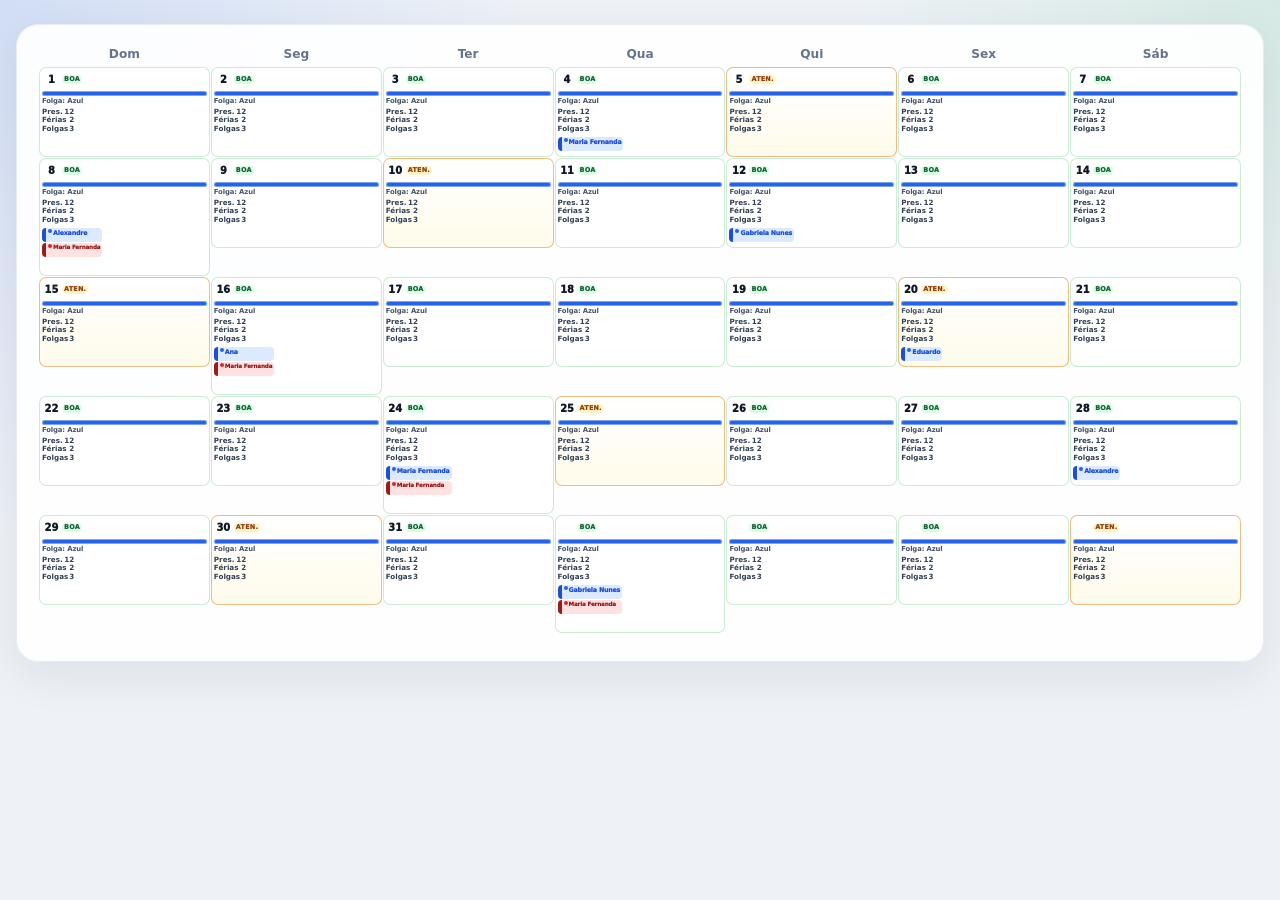
<file: calendar-responsive-test.html>
<!doctype html><html lang="pt-BR"><head><meta charset="utf-8"><meta name="viewport" content="width=device-width, initial-scale=1"><link rel="stylesheet" href="styles.css?v=7.3"><title>Teste calendário</title></head><body><main class="app-shell"><section class="panel calendar-panel" data-calendar-density="tiny"><div class="calendar-scroll-shell"><div class="calendar-scroll-content"><div class="calendar-weekdays"><span>Dom</span><span>Seg</span><span>Ter</span><span>Qua</span><span>Qui</span><span>Sex</span><span>Sáb</span></div><div class="calendar-grid" id="grid"></div></div></div></section></main><script>
const names=['Eduardo','Ana','Gabriela Nunes','Alexandre','Maria Fernanda'];
const cells=[];for(let d=1;d<=35;d++){const vac=d%4===0?`<span class="vacation-bands"><span class="vacation-band blue vacation-name-medium"><i class="vacation-group-dot blue"></i><span>${names[d%names.length]}</span></span>${d%8===0?`<span class="vacation-band red vacation-name-long"><i class="vacation-group-dot red"></i><span>Maria Fernanda</span></span>`:''}</span>`:'<span class="vacation-bands empty-bands"></span>';cells.push(`<button class="calendar-day ${d%5===0?'alert':'ok-day'}" style="--day-min-height:${d%8===0?118:90}px"><span class="calendar-day-top"><span class="day-number">${d<=31?d:''}</span><span class="attention-tag ${d%5===0?'alert':'ok'}"><span class="attention-label-full">${d%5===0?'Atenção':'Boa'}</span><span class="attention-label-short">${d%5===0?'Aten.':'Boa'}</span></span></span><span class="calendar-color-strip single-off"><i class="color-segment blue"></i></span><span class="day-colors-label">Folga: Azul</span><span class="day-lines"><span><span class="metric-label">Pres.</span><strong>12</strong></span><span><span class="metric-label">Férias</span><strong>2</strong></span><span><span class="metric-label">Folgas</span><strong>3</strong></span></span>${vac}</button>`)}document.getElementById('grid').innerHTML=cells.join('');
</script></body></html>
</file>
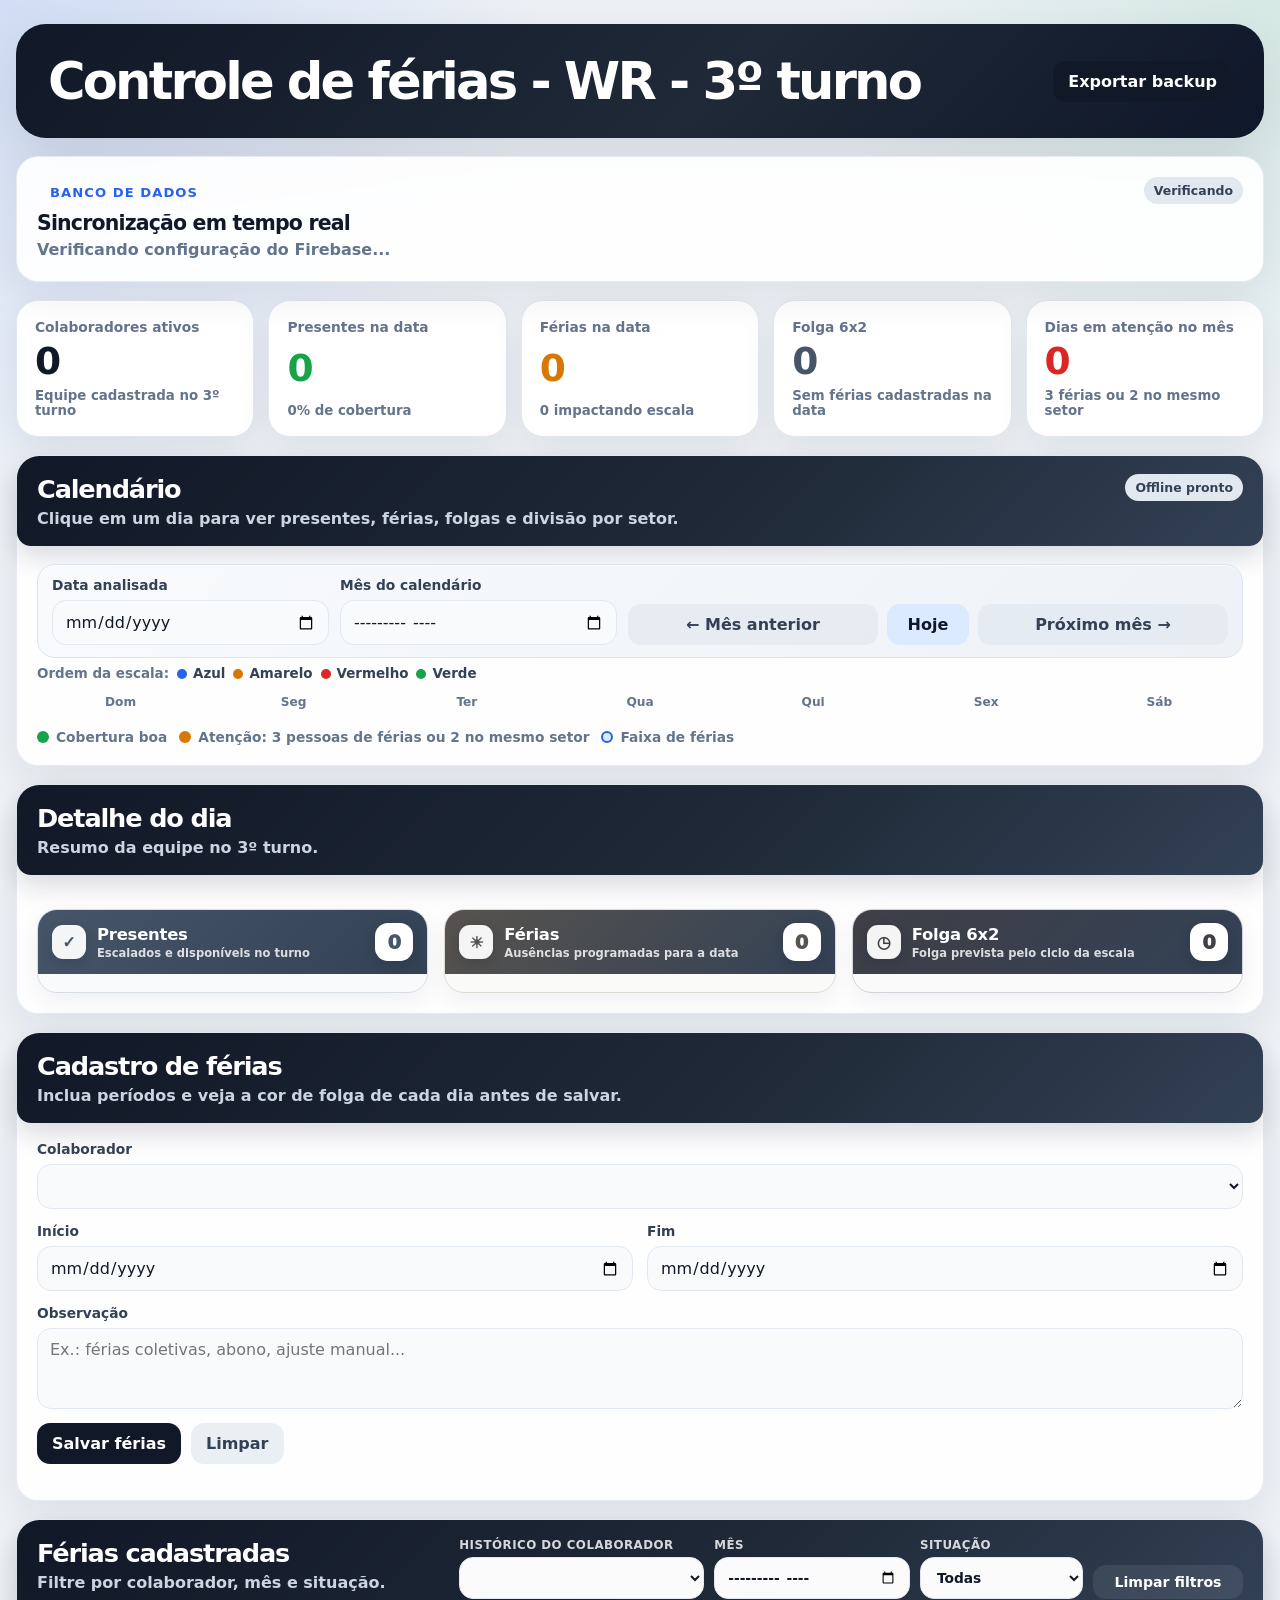
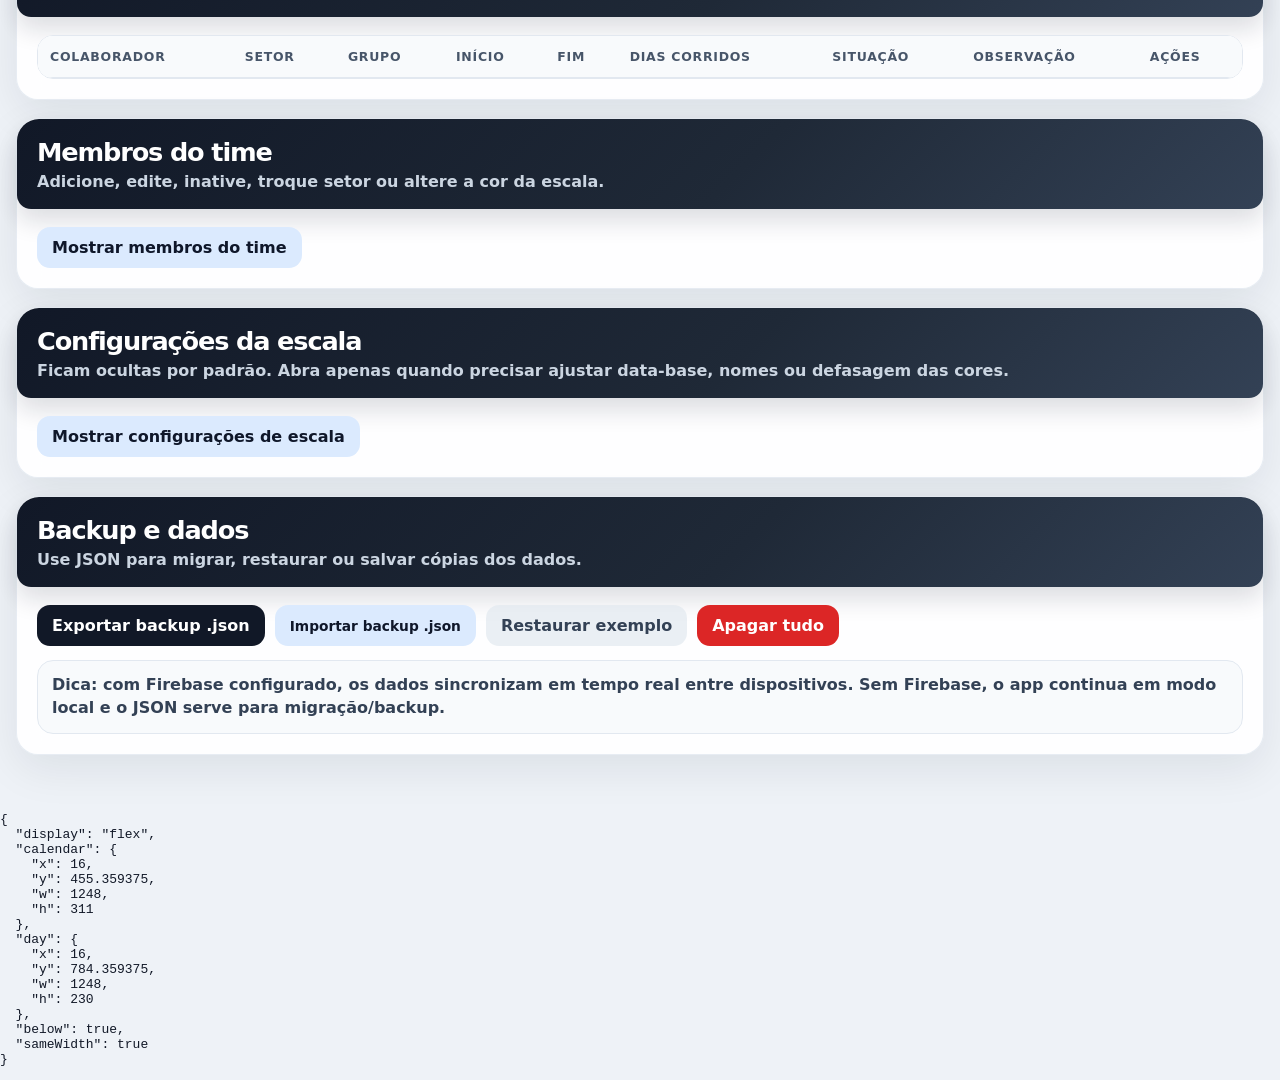
<file: layout-test.html>
<!doctype html>
<html lang="pt-BR">
<head>
  <meta charset="utf-8" />
  <meta name="viewport" content="width=device-width, initial-scale=1" />
  <meta name="theme-color" content="#111827" />
  <title>Controle de férias - WR - 3º turno</title>
  <link rel="manifest" href="manifest.json" />
  <link rel="icon" type="image/png" sizes="192x192" href="icons/icon-192.png" />
  <link rel="apple-touch-icon" href="icons/icon-192.png" />
  <link rel="stylesheet" href="styles.css?v=6.8" />
</head>
<body>
  <section id="loginScreen" class="login-screen hidden" aria-label="Acesso ao sistema">
    <div class="login-card">
      <div class="login-brand">
        <span class="login-mark" aria-hidden="true">WR</span>
        <div>
          <h1>Controle de férias - WR - 3º turno</h1>
          <p id="loginStatusText">Entre com seu e-mail e senha para acessar.</p>
        </div>
      </div>
      <form id="loginForm" class="login-form login-form-screen">
        <div class="field">
          <label for="loginEmail">E-mail</label>
          <input type="email" id="loginEmail" autocomplete="username" placeholder="usuario@email.com" required />
        </div>
        <div class="field">
          <label for="loginPassword">Senha</label>
          <input type="password" id="loginPassword" autocomplete="current-password" placeholder="Senha" required />
        </div>
        <label class="keep-connected-option" for="keepConnected"><input type="checkbox" id="keepConnected" /><span><strong>Continuar conectado neste dispositivo</strong><small>Marque apenas em um dispositivo pessoal ou confiável.</small></span></label><button class="btn primary login-submit" type="submit">Entrar</button>
      </form>
      <button id="loginLogoutBtn" class="btn ghost hidden" type="button">Sair e usar outro login</button>
    </div>
  </section>

  <div id="appShell" class="app-shell">
    <header class="hero">
      <div>
        <h1>Controle de férias - WR - 3º turno</h1>
      </div>
      <div class="hero-actions">
        <button id="installAppBtn" class="btn ghost hidden" type="button">Instalar app</button>
        <button id="exportBtnTop" class="btn primary" type="button">Exportar backup</button>
      </div>
    </header>

    <section id="cloudPanel" class="panel cloud-panel" aria-label="Sincronização em nuvem">
      <div class="cloud-status-row">
        <div>
          <span class="eyebrow cloud-eyebrow">Banco de dados</span>
          <h2>Sincronização em tempo real</h2>
          <p id="cloudStatusText">Verificando configuração do Firebase...</p>
        </div>
        <span id="cloudBadge" class="badge">Verificando</span>
      </div>


      <div id="cloudActions" class="cloud-actions hidden">
        <button id="logoutBtn" class="btn ghost small" type="button">Sair da nuvem</button>
        <button id="migrateLocalBtn" class="btn secondary small" type="button">Migrar dados locais para a nuvem</button>
      </div>
    </section>

    <main>
      <section class="kpis" aria-label="Indicadores principais">
        <article class="kpi-card">
          <span>Colaboradores ativos</span>
          <strong id="kpiActive">0</strong>
          <small>Equipe cadastrada no 3º turno</small>
        </article>
        <article class="kpi-card success">
          <span>Presentes na data</span>
          <strong id="kpiPresent">0</strong>
          <small id="kpiCoverage">0% de cobertura</small>
        </article>
        <article class="kpi-card warning">
          <span>Férias na data</span>
          <strong id="kpiVacation">0</strong>
          <small id="kpiVacationImpact">0 impactando escala</small>
        </article>
        <article class="kpi-card muted">
          <span>Folga 6x2</span>
          <strong id="kpiOff">0</strong>
          <small>Sem férias cadastradas na data</small>
        </article>
        <article class="kpi-card danger">
          <span>Dias em atenção no mês</span>
          <strong id="kpiCritical">0</strong>
          <small id="kpiMinimum">3 férias ou 2 no mesmo setor</small>
        </article>
      </section>

      <section class="desktop-workspace">
        <div class="panel calendar-panel">
          <div class="panel-title-row section-heading">
            <div>
              <h2 id="calendarTitle">Calendário</h2>
              <p>Clique em um dia para ver presentes, férias, folgas e divisão por setor.</p>
            </div>
            <span id="offlineBadge" class="badge">Offline pronto</span>
          </div>

          <section class="toolbar calendar-toolbar calendar-toolbar-inside" aria-label="Data e navegação do calendário">
            <div class="field compact calendar-date-field">
              <label for="selectedDate">Data analisada</label>
              <input type="date" id="selectedDate" />
            </div>
            <div class="field compact calendar-month-field">
              <label for="monthPicker">Mês do calendário</label>
              <input type="month" id="monthPicker" />
            </div>
            <div class="toolbar-buttons calendar-navigation" aria-label="Trocar mês do calendário">
              <button id="prevMonthBtn" class="btn ghost calendar-nav-btn" type="button" aria-label="Mês anterior">← Mês anterior</button>
              <button id="todayBtn" class="btn secondary calendar-today-btn" type="button">Hoje</button>
              <button id="nextMonthBtn" class="btn ghost calendar-nav-btn" type="button" aria-label="Próximo mês">Próximo mês →</button>
            </div>
          </section>
          <div class="scale-order">
            <span>Ordem da escala:</span>
            <strong class="dot-label blue">Azul</strong>
            <strong class="dot-label yellow">Amarelo</strong>
            <strong class="dot-label red">Vermelho</strong>
            <strong class="dot-label green">Verde</strong>
          </div>
          <div class="calendar-weekdays" aria-hidden="true">
            <span>Dom</span><span>Seg</span><span>Ter</span><span>Qua</span><span>Qui</span><span>Sex</span><span>Sáb</span>
          </div>
          <div id="calendarGrid" class="calendar-grid"></div>
          <div class="legend">
            <span><i class="legend-ok"></i> Cobertura boa</span>
            <span><i class="legend-alert"></i> Atenção: 3 pessoas de férias ou 2 no mesmo setor</span>
            <span><i class="legend-vacation"></i> Faixa de férias</span>
          </div>
        </div>

        <section class="panel day-panel day-panel-below">
          <div class="panel-title-row section-heading">
            <div>
              <h2 id="dayTitle">Detalhe do dia</h2>
              <p id="daySubtitle">Resumo da equipe no 3º turno.</p>
            </div>
          </div>
          <div id="dayStatus" class="day-status"></div>

          <div class="people-columns">
            <section class="attendance-group attendance-present">
              <div class="attendance-group-header">
                <span class="attendance-icon" aria-hidden="true">✓</span>
                <div>
                  <h3>Presentes</h3>
                  <small>Escalados e disponíveis no turno</small>
                </div>
                <strong id="presentCount" class="attendance-count">0</strong>
              </div>
              <div id="presentList" class="person-list empty-aware"></div>
            </section>
            <section class="attendance-group attendance-vacation">
              <div class="attendance-group-header">
                <span class="attendance-icon" aria-hidden="true">☀</span>
                <div>
                  <h3>Férias</h3>
                  <small>Ausências programadas para a data</small>
                </div>
                <strong id="vacationCount" class="attendance-count">0</strong>
              </div>
              <div id="vacationList" class="person-list empty-aware"></div>
            </section>
            <section class="attendance-group attendance-off">
              <div class="attendance-group-header">
                <span class="attendance-icon" aria-hidden="true">◷</span>
                <div>
                  <h3>Folga 6x2</h3>
                  <small>Folga prevista pelo ciclo da escala</small>
                </div>
                <strong id="offCount" class="attendance-count">0</strong>
              </div>
              <div id="offList" class="person-list empty-aware"></div>
            </section>
          </div>
        </section>

      <section class="grid-two vacation-grid">
        <div class="panel">
          <div class="panel-title-row section-heading">
            <div>
              <h2>Cadastro de férias</h2>
              <p>Inclua períodos e veja a cor de folga de cada dia antes de salvar.</p>
            </div>
          </div>

          <form id="vacationForm" class="form-grid">
            <input type="hidden" id="vacationId" />
            <div class="field span-2">
              <label for="vacationMember">Colaborador</label>
              <select id="vacationMember" required></select>
            </div>
            <div class="field">
              <label for="vacationStart">Início</label>
              <input type="date" id="vacationStart" required />
            </div>
            <div class="field">
              <label for="vacationEnd">Fim</label>
              <input type="date" id="vacationEnd" required />
            </div>
            <div id="vacationDayPreview" class="vacation-day-preview hidden span-2"></div>
            <div class="field span-2">
              <label for="vacationNotes">Observação</label>
              <textarea id="vacationNotes" rows="3" placeholder="Ex.: férias coletivas, abono, ajuste manual..."></textarea>
            </div>
            <div id="vacationWarning" class="warning-box hidden span-2"></div>
            <div class="form-actions span-2">
              <button class="btn primary" type="submit">Salvar férias</button>
              <button id="clearVacationForm" class="btn ghost" type="button">Limpar</button>
            </div>
          </form>
        </div>
      </section>

      <section class="panel vacation-history-panel">
        <div class="panel-title-row wrap section-heading">
          <div>
            <h2>Férias cadastradas</h2>
            <p>Filtre por colaborador, mês e situação.</p>
          </div>
          <div class="filters vacation-history-filters">
            <label class="filter-field history-member-field" for="filterMember">
              <span>Histórico do colaborador</span>
              <select id="filterMember"></select>
            </label>
            <label class="filter-field" for="filterMonth">
              <span>Mês</span>
              <input type="month" id="filterMonth" />
            </label>
            <label class="filter-field" for="filterStatus">
              <span>Situação</span>
              <select id="filterStatus">
                <option value="all">Todas</option>
                <option value="current">Em andamento</option>
                <option value="future">Futuras</option>
                <option value="past">Encerradas</option>
              </select>
            </label>
            <button id="clearFiltersBtn" class="btn ghost small" type="button">Limpar filtros</button>
          </div>
        </div>
        <div id="vacationHistorySummary" class="vacation-history-summary hidden"></div>
        <div class="table-wrap">
          <table>
            <thead>
              <tr>
                <th>Colaborador</th><th>Setor</th><th>Grupo</th><th>Início</th><th>Fim</th><th>Dias corridos</th><th>Situação</th><th>Observação</th><th>Ações</th>
              </tr>
            </thead>
            <tbody id="vacationsTable"></tbody>
          </table>
        </div>
      </section>

      <section class="settings-stack">
        <div class="panel members-panel" id="membersPanel">
          <div class="panel-title-row section-heading">
            <div>
              <h2>Membros do time</h2>
              <p>Adicione, edite, inative, troque setor ou altere a cor da escala.</p>
            </div>
          </div>
          <button id="toggleMembersBtn" class="btn secondary" type="button" aria-expanded="false">Mostrar membros do time</button>
          <div id="membersPanelContent" class="members-panel-content hidden">

          <form id="memberForm" class="form-grid">
            <input type="hidden" id="memberId" />
            <div class="field span-2">
              <label for="memberName">Nome do colaborador</label>
              <input type="text" id="memberName" placeholder="Ex.: Ana Souza" required />
            </div>
            <div class="field">
              <label for="memberSector">Setor</label>
              <select id="memberSector" required>
                <option value="fabricacao">Fabricação</option>
                <option value="embalagem">Embalagem</option>
                <option value="tecnico">Técnico</option>
              </select>
            </div>
            <div class="field">
              <label for="memberGroup">Cor / grupo 6x2</label>
              <select id="memberGroup" required></select>
            </div>
            <label class="switch-field span-2">
              <input type="checkbox" id="memberActive" checked />
              <span>Ativo no 3º turno</span>
            </label>
            <div class="form-actions span-2">
              <button class="btn primary" type="submit">Salvar membro</button>
              <button id="clearMemberForm" class="btn ghost" type="button">Limpar</button>
            </div>
          </form>

          <div class="table-wrap">
            <table>
              <thead>
                <tr><th>Nome</th><th>Setor</th><th>Grupo</th><th>Status</th><th>Ações</th></tr>
              </thead>
              <tbody id="membersTable"></tbody>
            </table>
          </div>
          </div>
        </div>

        <div class="panel" id="settingsPanel">
          <div class="panel-title-row section-heading">
            <div>
              <h2>Configurações da escala</h2>
              <p>Ficam ocultas por padrão. Abra apenas quando precisar ajustar data-base, nomes ou defasagem das cores.</p>
            </div>
          </div>
          <button id="toggleSettingsBtn" class="btn secondary" type="button" aria-expanded="false">Mostrar configurações de escala</button>
          <form id="settingsForm" class="settings-form hidden">
            <div class="field">
              <label for="baseDate">Data-base da escala</label>
              <input type="date" id="baseDate" required />
              <small>Nesta data, o grupo com defasagem 0 está no 1º dia de trabalho. Ordem padrão: azul, amarelo, vermelho e verde.</small>
            </div>
            <div id="groupSettings" class="group-settings"></div>
            <button class="btn primary" type="submit">Salvar configurações</button>
          </form>
        </div>

        <div class="panel">
          <div class="panel-title-row section-heading">
            <div>
              <h2>Backup e dados</h2>
              <p>Use JSON para migrar, restaurar ou salvar cópias dos dados.</p>
            </div>
          </div>
          <div class="backup-actions">
            <button id="exportBtn" class="btn primary" type="button">Exportar backup .json</button>
            <label class="btn secondary file-label" for="importFile">Importar backup .json</label>
            <input id="importFile" type="file" accept="application/json,.json" hidden />
            <button id="sampleBtn" class="btn ghost" type="button">Restaurar exemplo</button>
            <button id="resetBtn" class="btn danger" type="button">Apagar tudo</button>
          </div>
          <div class="tip-box">
            <strong>Dica:</strong> com Firebase configurado, os dados sincronizam em tempo real entre dispositivos. Sem Firebase, o app continua em modo local e o JSON serve para migração/backup.
          </div>
        </div>
      </section>
      </section>
    </main>
  </div>

  <div id="toast" class="toast"></div>
  <pre id="layoutMetrics"></pre>
  <script>
  window.addEventListener('load', () => {
    const c=document.querySelector('.calendar-panel').getBoundingClientRect();
    const d=document.querySelector('.day-panel').getBoundingClientRect();
    const w=document.querySelector('.desktop-workspace');
    document.getElementById('layoutMetrics').textContent=JSON.stringify({display:getComputedStyle(w).display, calendar:{x:c.x,y:c.y,w:c.width,h:c.height}, day:{x:d.x,y:d.y,w:d.width,h:d.height}, below:d.top>=c.bottom-1, sameWidth:Math.abs(d.width-c.width)<2},null,2);
  });
  </script>
</body>
</html>
</file>
<file: styles.css>
:root {
  --bg: #eef2f7;
  --panel: rgba(255, 255, 255, 0.92);
  --panel-solid: #ffffff;
  --text: #111827;
  --muted: #64748b;
  --line: #e2e8f0;
  --primary: #111827;
  --primary-soft: #e5e7eb;
  --success: #16a34a;
  --warning: #d97706;
  --danger: #dc2626;
  --info: #2563eb;
  --shadow: 0 22px 60px rgba(15, 23, 42, 0.12);
  --radius: 22px;
  --blue: #2563eb;
  --green: #16a34a;
  --yellow: #d97706;
  --red: #dc2626;
}

* { box-sizing: border-box; }

html { scroll-behavior: smooth; }

body {
  margin: 0;
  min-height: 100vh;
  background:
    radial-gradient(circle at top left, rgba(37, 99, 235, 0.14), transparent 34rem),
    radial-gradient(circle at top right, rgba(22, 163, 74, 0.11), transparent 28rem),
    var(--bg);
  color: var(--text);
  font-family: Inter, ui-sans-serif, system-ui, -apple-system, BlinkMacSystemFont, "Segoe UI", sans-serif;
}

button, input, select, textarea { font: inherit; }
button { cursor: pointer; }

.app-shell {
  width: min(1440px, calc(100% - 32px));
  margin: 0 auto;
  padding: 24px 0 44px;
}

.hero {
  display: flex;
  justify-content: space-between;
  gap: 24px;
  align-items: center;
  padding: 32px;
  border-radius: 30px;
  background: linear-gradient(135deg, #111827 0%, #1f2937 56%, #0f172a 100%);
  color: white;
  box-shadow: var(--shadow);
}

.hero h1 {
  margin: 8px 0 10px;
  font-size: clamp(2rem, 4vw, 4rem);
  letter-spacing: -0.055em;
  line-height: 0.98;
}

.hero p {
  margin: 0;
  max-width: 760px;
  color: #cbd5e1;
  font-size: 1.04rem;
}

.eyebrow {
  display: inline-flex;
  align-items: center;
  gap: 8px;
  padding: 7px 12px;
  border-radius: 999px;
  color: #dbeafe;
  background: rgba(255, 255, 255, 0.1);
  border: 1px solid rgba(255, 255, 255, 0.16);
  font-size: 0.82rem;
  font-weight: 700;
  text-transform: uppercase;
  letter-spacing: 0.08em;
}

.hero-actions, .toolbar-buttons, .form-actions, .filters, .backup-actions {
  display: flex;
  align-items: center;
  flex-wrap: wrap;
  gap: 10px;
}

main {
  display: grid;
  gap: 18px;
  margin-top: 18px;
}

.panel {
  background: var(--panel);
  border: 1px solid rgba(226, 232, 240, 0.8);
  border-radius: var(--radius);
  box-shadow: 0 14px 44px rgba(15, 23, 42, 0.08);
  padding: 20px;
  backdrop-filter: blur(12px);
}

.panel-title-row {
  display: flex;
  align-items: flex-start;
  justify-content: space-between;
  gap: 16px;
  margin-bottom: 16px;
}

.panel-title-row.wrap { flex-wrap: wrap; }

.panel h2, .panel h3 {
  margin: 0;
  letter-spacing: -0.035em;
}

.panel h2 { font-size: 1.28rem; }
.panel h3 { font-size: 1rem; }
.panel p { margin: 5px 0 0; color: var(--muted); }

.toolbar {
  display: flex;
  align-items: end;
  justify-content: space-between;
  flex-wrap: wrap;
  gap: 14px;
}

.kpis {
  display: grid;
  grid-template-columns: repeat(5, minmax(0, 1fr));
  gap: 14px;
}

.kpi-card {
  min-height: 136px;
  padding: 18px;
  border-radius: 22px;
  background: var(--panel-solid);
  border: 1px solid var(--line);
  box-shadow: 0 12px 34px rgba(15, 23, 42, 0.075);
  display: grid;
  align-content: space-between;
}

.kpi-card span {
  color: var(--muted);
  font-weight: 700;
  font-size: 0.86rem;
}

.kpi-card strong {
  display: block;
  font-size: 2.35rem;
  line-height: 1;
  letter-spacing: -0.06em;
  margin: 8px 0;
}

.kpi-card small { color: var(--muted); font-weight: 600; }
.kpi-card.success strong { color: var(--success); }
.kpi-card.warning strong { color: var(--warning); }
.kpi-card.danger strong { color: var(--danger); }
.kpi-card.muted strong { color: #475569; }

.grid-main {
  display: grid;
  grid-template-columns: minmax(0, 1.25fr) minmax(380px, 0.75fr);
  gap: 18px;
}

.grid-two {
  display: grid;
  grid-template-columns: repeat(2, minmax(0, 1fr));
  gap: 18px;
}

.btn {
  border: 0;
  border-radius: 13px;
  padding: 11px 15px;
  font-weight: 800;
  color: var(--text);
  background: var(--primary-soft);
  transition: transform 0.18s ease, box-shadow 0.18s ease, background 0.18s ease;
}

.btn:hover { transform: translateY(-1px); box-shadow: 0 10px 18px rgba(15, 23, 42, 0.11); }
.btn:active { transform: translateY(0); box-shadow: none; }
.btn.primary { color: white; background: var(--primary); }
.btn.secondary { color: #0f172a; background: #dbeafe; }
.btn.ghost { color: #334155; background: rgba(226, 232, 240, 0.7); }
.btn.danger { color: white; background: var(--danger); }
.btn.small { padding: 9px 12px; font-size: 0.88rem; }
.file-label { display: inline-flex; align-items: center; }

.field {
  display: grid;
  gap: 7px;
}

.field.compact { min-width: 180px; }
label, .field label, .switch-field {
  color: #334155;
  font-size: 0.86rem;
  font-weight: 800;
}

.field small { color: var(--muted); font-weight: 600; line-height: 1.35; }

input, select, textarea {
  width: 100%;
  border: 1px solid var(--line);
  border-radius: 14px;
  padding: 11px 12px;
  background: #f8fafc;
  color: var(--text);
  outline: none;
}

input:focus, select:focus, textarea:focus {
  border-color: #93c5fd;
  box-shadow: 0 0 0 4px rgba(147, 197, 253, 0.22);
}

.switch-field {
  display: flex;
  align-items: center;
  gap: 9px;
  min-height: 68px;
}

.switch-field input { width: auto; transform: scale(1.18); }

.form-grid {
  display: grid;
  grid-template-columns: repeat(2, minmax(0, 1fr));
  gap: 14px;
  margin-bottom: 16px;
}

.span-2 { grid-column: span 2; }

.table-wrap {
  width: 100%;
  overflow-x: auto;
  border: 1px solid var(--line);
  border-radius: 16px;
}

table {
  width: 100%;
  border-collapse: collapse;
  background: white;
}

th, td {
  padding: 13px 12px;
  text-align: left;
  border-bottom: 1px solid var(--line);
  vertical-align: middle;
  white-space: nowrap;
}

th {
  background: #f8fafc;
  color: #475569;
  font-size: 0.78rem;
  text-transform: uppercase;
  letter-spacing: 0.06em;
}

td { color: #1f2937; }
tbody tr:last-child td { border-bottom: 0; }
.table-actions { display: inline-flex; gap: 7px; }
.icon-btn {
  border: 0;
  border-radius: 10px;
  padding: 8px 10px;
  background: #e2e8f0;
  font-weight: 800;
}
.icon-btn.edit { background: #dbeafe; color: #1d4ed8; }
.icon-btn.delete { background: #fee2e2; color: #b91c1c; }

.badge, .pill {
  display: inline-flex;
  align-items: center;
  gap: 6px;
  padding: 6px 10px;
  border-radius: 999px;
  background: #e2e8f0;
  color: #334155;
  font-size: 0.78rem;
  font-weight: 900;
  white-space: nowrap;
}

.badge.ok, .pill.ok { color: #166534; background: #dcfce7; }
.badge.alert, .pill.alert { color: #92400e; background: #fef3c7; }
.badge.critical, .pill.critical { color: #991b1b; background: #fee2e2; }
.badge.blue, .pill.blue { color: white; background: var(--blue); }
.badge.green, .pill.green { color: white; background: var(--green); }
.badge.yellow, .pill.yellow { color: white; background: var(--yellow); }
.badge.red, .pill.red { color: white; background: var(--red); }
.badge.inactive { color: #475569; background: #e2e8f0; }

.calendar-panel { min-height: 670px; }
.calendar-weekdays, .calendar-grid {
  display: grid;
  grid-template-columns: repeat(7, minmax(0, 1fr));
  gap: 8px;
}

.calendar-weekdays {
  margin-bottom: 8px;
  color: #64748b;
  font-weight: 900;
  text-align: center;
  font-size: 0.8rem;
}

.calendar-day {
  min-height: 112px;
  border: 1px solid var(--line);
  border-radius: 16px;
  padding: 9px;
  background: #ffffff;
  display: flex;
  flex-direction: column;
  justify-content: space-between;
  gap: 8px;
  transition: transform 0.16s ease, box-shadow 0.16s ease, border 0.16s ease;
}

.calendar-day:hover { transform: translateY(-2px); box-shadow: 0 10px 24px rgba(15, 23, 42, 0.11); }
.calendar-day.empty { background: transparent; border-color: transparent; box-shadow: none; pointer-events: none; }
.calendar-day.selected { border-color: #111827; box-shadow: 0 0 0 3px rgba(17, 24, 39, 0.08); }
.calendar-day.today .day-number { background: #111827; color: white; }
.calendar-day.critical { border-color: rgba(220, 38, 38, 0.4); background: linear-gradient(180deg, #fff, #fef2f2); }
.calendar-day.alert { border-color: rgba(217, 119, 6, 0.42); background: linear-gradient(180deg, #fff, #fffbeb); }

.day-number {
  display: inline-flex;
  align-items: center;
  justify-content: center;
  width: 30px;
  height: 30px;
  border-radius: 999px;
  font-weight: 950;
}

.day-lines {
  display: grid;
  gap: 5px;
  color: #334155;
  font-size: 0.78rem;
  font-weight: 800;
}

.day-lines span {
  display: flex;
  align-items: center;
  justify-content: space-between;
  gap: 6px;
}

.coverage-bar {
  height: 7px;
  border-radius: 999px;
  overflow: hidden;
  background: #e2e8f0;
}

.coverage-bar > i { display: block; height: 100%; border-radius: 999px; background: var(--success); }
.calendar-day.alert .coverage-bar > i { background: var(--warning); }
.calendar-day.critical .coverage-bar > i { background: var(--danger); }

.legend {
  display: flex;
  flex-wrap: wrap;
  gap: 12px;
  margin-top: 14px;
  color: var(--muted);
  font-size: 0.86rem;
  font-weight: 800;
}
.legend span { display: inline-flex; align-items: center; gap: 7px; }
.legend i { width: 12px; height: 12px; border-radius: 999px; display: inline-block; }
.legend-ok { background: var(--success); }
.legend-alert { background: var(--warning); }
.legend-critical { background: var(--danger); }

.day-panel { align-self: start; position: sticky; top: 14px; }
.day-status {
  display: grid;
  grid-template-columns: repeat(2, minmax(0, 1fr));
  gap: 10px;
  margin-bottom: 16px;
}

.status-mini {
  border: 1px solid var(--line);
  border-radius: 16px;
  padding: 13px;
  background: #f8fafc;
}
.status-mini span { display: block; color: var(--muted); font-size: 0.8rem; font-weight: 800; }
.status-mini strong { display: block; margin-top: 3px; font-size: 1.45rem; letter-spacing: -0.05em; }

.people-columns {
  display: grid;
  gap: 14px;
}

.person-list {
  display: grid;
  gap: 8px;
  margin-top: 9px;
}

.person-card {
  display: flex;
  justify-content: space-between;
  align-items: center;
  gap: 12px;
  padding: 12px;
  border-radius: 15px;
  background: #f8fafc;
  border: 1px solid var(--line);
}

.person-card strong { display: block; }
.person-card small { color: var(--muted); font-weight: 700; }
.person-card .person-meta { min-width: 0; }
.empty-msg {
  padding: 14px;
  border-radius: 15px;
  color: var(--muted);
  font-weight: 750;
  background: #f8fafc;
  border: 1px dashed #cbd5e1;
}

.warning-box, .tip-box {
  border-radius: 16px;
  padding: 13px 14px;
  font-weight: 700;
  line-height: 1.42;
}
.warning-box { color: #92400e; background: #fffbeb; border: 1px solid #fde68a; }
.tip-box { color: #334155; background: #f8fafc; border: 1px solid var(--line); margin-top: 14px; }
.hidden { display: none !important; }

.settings-form {
  display: grid;
  gap: 14px;
}
.group-settings {
  display: grid;
  grid-template-columns: repeat(2, minmax(0, 1fr));
  gap: 12px;
}
.group-config {
  border: 1px solid var(--line);
  background: #f8fafc;
  border-radius: 18px;
  padding: 12px;
  display: grid;
  gap: 10px;
}
.group-config h4 { margin: 0 0 2px; }
.group-config-row { display: grid; grid-template-columns: 1fr 92px; gap: 10px; }

.filters > * { min-width: 150px; }
.backup-actions { align-items: stretch; }
.backup-actions .btn { justify-content: center; }

.toast {
  position: fixed;
  left: 50%;
  bottom: 24px;
  transform: translateX(-50%) translateY(120px);
  background: #111827;
  color: white;
  padding: 13px 16px;
  border-radius: 16px;
  box-shadow: var(--shadow);
  opacity: 0;
  transition: 0.24s ease;
  z-index: 20;
  font-weight: 800;
  max-width: min(92vw, 560px);
}
.toast.visible { transform: translateX(-50%) translateY(0); opacity: 1; }

@media (max-width: 1180px) {
  .kpis { grid-template-columns: repeat(3, minmax(0, 1fr)); }
  .grid-main, .grid-two { grid-template-columns: 1fr; }
  .day-panel { position: static; }
}

@media (max-width: 760px) {
  .app-shell { width: min(100% - 20px, 1440px); padding-top: 10px; }
  .hero { padding: 22px; border-radius: 24px; align-items: flex-start; flex-direction: column; }
  .hero-actions { width: 100%; }
  .hero-actions .btn { flex: 1; }
  .toolbar { align-items: stretch; }
  .toolbar .field, .toolbar-buttons, .toolbar-buttons .btn { width: 100%; }
  .kpis { grid-template-columns: 1fr; }
  .form-grid, .group-settings, .day-status { grid-template-columns: 1fr; }
  .span-2 { grid-column: span 1; }
  .calendar-day { min-height: 92px; padding: 7px; border-radius: 13px; }
  .calendar-grid, .calendar-weekdays { gap: 5px; }
  .day-lines { font-size: 0.68rem; }
  .day-number { width: 26px; height: 26px; font-size: 0.84rem; }
  .filters > * { width: 100%; }
  th, td { padding: 11px 10px; }
}

@media (max-width: 430px) {
  .calendar-day { min-height: 76px; }
  .day-lines span:nth-child(3) { display: none; }
}

/* Atualização v2: setores, faixas de férias e escala visual por cor */
.badge.fabricacao, .pill.fabricacao { color: #075985; background: #e0f2fe; }
.badge.embalagem, .pill.embalagem { color: #6d28d9; background: #ede9fe; }
.badge.tecnico, .pill.tecnico { color: #0f766e; background: #ccfbf1; }

.badges-inline {
  display: inline-flex;
  align-items: center;
  justify-content: flex-end;
  flex-wrap: wrap;
  gap: 6px;
}

.scale-order {
  display: flex;
  flex-wrap: wrap;
  align-items: center;
  gap: 8px;
  margin: -4px 0 14px;
  color: var(--muted);
  font-size: 0.84rem;
  font-weight: 850;
}

.dot-label {
  display: inline-flex;
  align-items: center;
  gap: 6px;
  color: #334155;
}

.dot-label::before {
  content: "";
  width: 10px;
  height: 10px;
  border-radius: 999px;
  display: inline-block;
}

.dot-label.blue::before, .color-dot.blue, .color-segment.blue { background: var(--blue); }
.dot-label.yellow::before, .color-dot.yellow, .color-segment.yellow { background: var(--yellow); }
.dot-label.red::before, .color-dot.red, .color-segment.red { background: var(--red); }
.dot-label.green::before, .color-dot.green, .color-segment.green { background: var(--green); }

.calendar-panel { min-height: 780px; }
.calendar-day {
  min-height: 178px;
  text-align: left;
  color: inherit;
  overflow: hidden;
}

.calendar-day.ok-day { border-color: rgba(22, 163, 74, 0.22); }
.calendar-day.alert { border-color: rgba(217, 119, 6, 0.48); background: linear-gradient(180deg, #fff, #fffbeb); }

.calendar-day-top {
  display: flex;
  align-items: center;
  justify-content: space-between;
  gap: 6px;
}

.attention-tag {
  display: inline-flex;
  align-items: center;
  justify-content: center;
  border-radius: 999px;
  padding: 4px 7px;
  font-size: 0.62rem;
  line-height: 1;
  font-weight: 950;
  text-transform: uppercase;
  letter-spacing: 0.04em;
}

.attention-tag.ok { color: #166534; background: #dcfce7; }
.attention-tag.alert { color: #92400e; background: #fef3c7; }

.calendar-color-strip {
  display: grid;
  grid-template-columns: repeat(4, minmax(0, 1fr));
  gap: 3px;
  width: 100%;
}

.calendar-color-strip.single-off {
  grid-template-columns: 1fr;
}

.calendar-color-strip.single-off .color-segment {
  height: 10px;
}

.color-segment {
  height: 8px;
  border-radius: 999px;
  display: block;
  box-shadow: inset 0 0 0 1px rgba(255, 255, 255, 0.4);
}

.color-segment.off, .color-dot.off {
  opacity: 0.23;
  filter: grayscale(0.65);
}

.day-colors-label {
  display: block;
  color: #475569;
  font-size: 0.68rem;
  font-weight: 900;
  line-height: 1.2;
  white-space: nowrap;
  overflow: hidden;
  text-overflow: ellipsis;
}

.vacation-bands {
  display: grid;
  gap: 3px;
  min-height: 24px;
}

.vacation-bands.empty-bands { min-height: 2px; }

.vacation-band {
  display: flex;
  align-items: center;
  min-height: 18px;
  border-radius: 4px;
  padding: 2px 6px;
  overflow: hidden;
  font-size: 0.66rem;
  font-weight: 950;
  line-height: 1.05;
  white-space: nowrap;
  text-overflow: ellipsis;
  border-left: 4px solid currentColor;
}

.vacation-band span {
  overflow: hidden;
  text-overflow: ellipsis;
}

.vacation-band.blue { color: #1d4ed8; background: #dbeafe; }
.vacation-band.yellow { color: #92400e; background: #fef3c7; }
.vacation-band.red { color: #991b1b; background: #fee2e2; }
.vacation-band.green { color: #166534; background: #dcfce7; }
.vacation-band.more { color: #334155; background: #e2e8f0; border-left: 0; justify-content: center; }
.vacation-band.start { border-top-left-radius: 999px; border-bottom-left-radius: 999px; }
.vacation-band.end { border-top-right-radius: 999px; border-bottom-right-radius: 999px; }

.legend-vacation { background: #dbeafe; border: 2px solid #2563eb; }

.sector-block {
  display: grid;
  gap: 9px;
  padding: 10px;
  border: 1px solid var(--line);
  border-radius: 18px;
  background: rgba(248, 250, 252, 0.72);
}

.sector-title {
  display: flex;
  align-items: center;
  justify-content: space-between;
  gap: 10px;
}

.sector-title small {
  color: var(--muted);
  font-weight: 850;
}

.sector-list {
  display: grid;
  gap: 8px;
}

.empty-msg.compact {
  padding: 10px;
  font-size: 0.82rem;
}

.sector-row td {
  background: #eef2ff;
  color: #312e81;
  font-size: 0.8rem;
  text-transform: uppercase;
  letter-spacing: 0.08em;
  font-weight: 950;
}

.muted-cell { color: var(--muted); font-weight: 750; }

.status-reason {
  font-size: 0.95rem !important;
  line-height: 1.25 !important;
  letter-spacing: -0.02em !important;
}

.vacation-day-preview {
  border: 1px solid var(--line);
  border-radius: 18px;
  background: #f8fafc;
  padding: 12px;
  display: grid;
  gap: 10px;
}

.preview-title {
  display: flex;
  justify-content: space-between;
  align-items: center;
  gap: 10px;
  color: #334155;
}

.preview-title span, .preview-more {
  color: var(--muted);
  font-size: 0.82rem;
  font-weight: 800;
}

.preview-grid {
  display: grid;
  grid-template-columns: repeat(auto-fill, minmax(128px, 1fr));
  gap: 8px;
  max-height: 260px;
  overflow: auto;
  padding-right: 3px;
}

.preview-day {
  border: 1px solid var(--line);
  border-radius: 14px;
  background: white;
  padding: 9px;
  display: grid;
  gap: 6px;
}

.preview-day strong {
  font-size: 0.86rem;
}

.preview-day small {
  color: var(--muted);
  font-weight: 800;
  line-height: 1.18;
}

.preview-colors {
  display: flex;
  gap: 5px;
}

.color-dot {
  width: 13px;
  height: 13px;
  border-radius: 999px;
  display: inline-block;
}

.settings-form {
  margin-top: 14px;
}

@media (max-width: 760px) {
  .calendar-day { min-height: 146px; }
  .attention-tag { font-size: 0.56rem; padding: 3px 5px; }
  .day-colors-label { font-size: 0.6rem; }
  .vacation-band { font-size: 0.58rem; min-height: 16px; padding: 1px 5px; }
  .preview-grid { grid-template-columns: repeat(auto-fill, minmax(116px, 1fr)); }
  .badges-inline { justify-content: flex-start; }
}

@media (max-width: 430px) {
  .calendar-day { min-height: 132px; }
  .calendar-color-strip { gap: 2px; }
  .color-segment { height: 6px; }
  .vacation-bands { min-height: 18px; }
}

/* Atualização v3: Firebase/Firestore em tempo real */
.cloud-panel {
  margin-top: 18px;
  display: grid;
  gap: 14px;
}

.cloud-status-row {
  display: flex;
  align-items: flex-start;
  justify-content: space-between;
  gap: 18px;
}

.cloud-status-row h2 {
  margin: 3px 0 4px;
  letter-spacing: -0.04em;
}

.cloud-status-row p {
  margin: 0;
  color: var(--muted);
  font-weight: 750;
  line-height: 1.35;
}

.cloud-eyebrow {
  color: #2563eb;
}

.login-form {
  display: grid;
  grid-template-columns: minmax(180px, 1fr) minmax(160px, 1fr) auto;
  gap: 12px;
  align-items: end;
}

.cloud-actions {
  display: flex;
  flex-wrap: wrap;
  gap: 10px;
}

.warning-box ul {
  margin: 7px 0 0 18px;
  padding: 0;
  display: grid;
  gap: 4px;
}

.warning-box li {
  line-height: 1.3;
}

.warning-box small {
  color: #92400e;
  font-weight: 800;
}

@media (max-width: 760px) {
  .cloud-status-row {
    flex-direction: column;
  }

  .login-form {
    grid-template-columns: 1fr;
  }

  .cloud-actions .btn {
    width: 100%;
    justify-content: center;
  }
}

/* Atualização v5.3: ajustes estéticos solicitados */
.hero h1 {
  margin: 0;
}

.calendar-toolbar {
  margin-bottom: -2px;
}

.vacation-grid {
  grid-template-columns: minmax(0, 1fr);
}

.settings-stack {
  display: grid;
  grid-template-columns: minmax(0, 1fr);
  gap: 18px;
}

.members-panel-content {
  margin-top: 14px;
}

.coverage-bar {
  display: none !important;
}

.preview-colors {
  align-items: center;
}

@media (max-width: 760px) {
  .calendar-toolbar .field.compact,
  .calendar-toolbar .toolbar-buttons,
  .calendar-toolbar .btn {
    width: 100%;
  }
}

/* Atualização v5.3: login dedicado, sobreposições e calendário com múltiplas férias */
.login-screen {
  min-height: 100vh;
  padding: 24px;
  display: grid;
  place-items: center;
  background:
    radial-gradient(circle at 18% 12%, rgba(37, 99, 235, 0.22), transparent 30rem),
    radial-gradient(circle at 82% 88%, rgba(22, 163, 74, 0.15), transparent 28rem),
    linear-gradient(145deg, #0f172a 0%, #111827 52%, #1e293b 100%);
}

.login-card {
  width: min(520px, 100%);
  padding: clamp(24px, 5vw, 42px);
  border: 1px solid rgba(255, 255, 255, 0.14);
  border-radius: 30px;
  background: rgba(255, 255, 255, 0.96);
  box-shadow: 0 34px 90px rgba(0, 0, 0, 0.34);
}

.login-brand {
  display: grid;
  grid-template-columns: auto minmax(0, 1fr);
  align-items: center;
  gap: 16px;
  margin-bottom: 26px;
}

.login-mark {
  width: 58px;
  height: 58px;
  border-radius: 18px;
  display: grid;
  place-items: center;
  color: #fff;
  background: linear-gradient(145deg, #111827, #334155);
  font-weight: 950;
  letter-spacing: -0.05em;
  box-shadow: 0 12px 28px rgba(15, 23, 42, 0.24);
}

.login-brand h1 {
  margin: 0;
  color: #0f172a;
  font-size: clamp(1.45rem, 4vw, 2.1rem);
  line-height: 1.05;
  letter-spacing: -0.045em;
}

.login-brand p {
  margin: 8px 0 0;
  color: #64748b;
  font-weight: 700;
  line-height: 1.45;
}

.login-form-screen {
  grid-template-columns: 1fr;
  gap: 16px;
}

.login-form-screen .login-submit {
  width: 100%;
  justify-content: center;
  min-height: 48px;
  margin-top: 2px;
}

.login-card > #loginLogoutBtn {
  width: 100%;
  justify-content: center;
  margin-top: 14px;
}

.section-heading {
  margin: -20px -20px 18px;
  padding: 18px 20px;
  border-radius: var(--radius) var(--radius) 14px 14px;
  background: linear-gradient(135deg, #111827 0%, #1f2937 58%, #334155 100%);
  color: #fff;
  box-shadow: 0 12px 24px rgba(15, 23, 42, 0.14);
}

.section-heading h2 {
  color: #fff;
  font-size: clamp(1.35rem, 2vw, 1.7rem);
  letter-spacing: -0.045em;
}

.section-heading p {
  color: #cbd5e1;
  font-weight: 650;
}

.section-heading .filters select,
.section-heading .filters input {
  background: rgba(255, 255, 255, 0.98);
}

.section-heading .filters .btn.ghost {
  color: #fff;
  border-color: rgba(255, 255, 255, 0.26);
  background: rgba(255, 255, 255, 0.08);
}

.calendar-day {
  min-height: var(--day-min-height, 190px);
  justify-content: flex-start;
  gap: 7px;
}

.calendar-day.multiple-vacations {
  box-shadow: 0 10px 28px rgba(15, 23, 42, 0.09);
}

.vacation-bands {
  display: grid;
  gap: 4px;
  min-height: 0;
  margin-top: auto;
}

.vacation-band {
  display: grid;
  grid-template-columns: 8px minmax(0, 1fr);
  align-items: center;
  gap: 6px;
  min-height: 21px;
  padding: 3px 7px;
  font-size: 0.67rem;
  white-space: nowrap;
}

.vacation-band > span {
  min-width: 0;
  overflow: hidden;
  text-overflow: ellipsis;
}

.vacation-group-dot {
  width: 8px;
  height: 8px;
  border-radius: 999px;
  background: currentColor;
  box-shadow: 0 0 0 2px rgba(255, 255, 255, 0.7);
}

.vacation-group-dot.blue { color: #2563eb; }
.vacation-group-dot.yellow { color: #d97706; }
.vacation-group-dot.red { color: #dc2626; }
.vacation-group-dot.green { color: #16a34a; }

@media (max-width: 760px) {
  .login-screen { padding: 14px; }
  .login-card { border-radius: 24px; }
  .login-brand { grid-template-columns: 1fr; }
  .login-mark { width: 50px; height: 50px; }
  .section-heading { margin: -20px -20px 16px; }
  .vacation-band { font-size: 0.6rem; min-height: 19px; }
  .calendar-day { min-height: var(--day-min-height, 160px); }
}

/* v6.9 — compatibilidade de faixas de férias entre Chrome, Edge e telas estreitas. */
.calendar-grid,
.calendar-weekdays {
  grid-template-columns: repeat(7, minmax(0, 1fr));
}

.calendar-day,
.vacation-bands,
.vacation-band,
.vacation-band > span {
  min-width: 0;
}

.vacation-band {
  white-space: nowrap;
  line-height: 1.15;
  overflow: hidden;
}

.vacation-band > span {
  display: block;
  white-space: nowrap;
  word-break: normal;
  overflow-wrap: normal;
  hyphens: none;
  overflow: hidden;
  text-overflow: ellipsis;
}

@media (max-width: 560px) {
  .vacation-band {
    padding-inline: 4px;
    gap: 4px;
  }

  .vacation-band > span {
    font-size: 0.58rem;
  }
}

/* v5.7 — leitura visual do efetivo diário */
.people-columns {
  gap: 18px;
}

.attendance-group {
  --attendance-strong: #334155;
  --attendance-soft: #f8fafc;
  --attendance-border: #cbd5e1;
  overflow: hidden;
  border: 1px solid var(--attendance-border);
  border-radius: 20px;
  background: var(--attendance-soft);
  box-shadow: 0 8px 24px rgba(15, 23, 42, 0.06);
}

.attendance-present {
  --attendance-strong: #15803d;
  --attendance-soft: #f0fdf4;
  --attendance-border: #bbf7d0;
}

.attendance-vacation {
  --attendance-strong: #c2410c;
  --attendance-soft: #fff7ed;
  --attendance-border: #fed7aa;
}

.attendance-off {
  --attendance-strong: #1d4ed8;
  --attendance-soft: #eff6ff;
  --attendance-border: #bfdbfe;
}

.attendance-group-header {
  display: grid;
  grid-template-columns: auto minmax(0, 1fr) auto;
  align-items: center;
  gap: 11px;
  padding: 13px 14px;
  color: #fff;
  background: var(--attendance-strong);
}

.attendance-group-header h3 {
  margin: 0;
  color: inherit;
  font-size: 1.03rem;
  letter-spacing: -0.015em;
}

.attendance-group-header small {
  display: block;
  margin-top: 2px;
  color: rgba(255, 255, 255, 0.82);
  font-size: 0.72rem;
  font-weight: 700;
  line-height: 1.25;
}

.attendance-icon {
  display: inline-flex;
  align-items: center;
  justify-content: center;
  width: 34px;
  height: 34px;
  border-radius: 11px;
  color: var(--attendance-strong);
  background: rgba(255, 255, 255, 0.94);
  font-size: 1rem;
  font-weight: 950;
  box-shadow: 0 4px 12px rgba(15, 23, 42, 0.16);
}

.attendance-count {
  display: inline-flex;
  align-items: center;
  justify-content: center;
  min-width: 38px;
  height: 38px;
  padding: 0 10px;
  border-radius: 13px;
  color: var(--attendance-strong);
  background: #fff;
  font-size: 1.22rem;
  font-weight: 950;
  box-shadow: 0 4px 12px rgba(15, 23, 42, 0.14);
}

.attendance-group > .person-list {
  margin-top: 0;
  padding: 12px;
}

.attendance-group .sector-block {
  border-color: color-mix(in srgb, var(--attendance-border) 75%, #fff);
  background: rgba(255, 255, 255, 0.8);
  box-shadow: none;
}

.attendance-group .sector-title {
  padding-bottom: 7px;
  border-bottom: 1px solid var(--attendance-border);
}

.attendance-group .sector-title small {
  display: inline-flex;
  align-items: center;
  justify-content: center;
  min-width: 25px;
  padding: 4px 7px;
  border-radius: 999px;
  color: var(--attendance-strong);
  background: var(--attendance-soft);
  font-size: 0.72rem;
}

.attendance-group .person-card {
  display: grid;
  grid-template-columns: auto minmax(0, 1fr) auto;
  border-color: var(--attendance-border);
  border-left: 5px solid var(--attendance-strong);
  background: linear-gradient(100deg, #fff 0%, var(--attendance-soft) 100%);
  box-shadow: 0 4px 12px rgba(15, 23, 42, 0.045);
  transition: transform 140ms ease, box-shadow 140ms ease;
}

.attendance-group .person-card:hover {
  transform: translateY(-1px);
  box-shadow: 0 8px 18px rgba(15, 23, 42, 0.09);
}

.person-avatar {
  display: inline-flex;
  align-items: center;
  justify-content: center;
  width: 38px;
  height: 38px;
  flex: 0 0 38px;
  border-radius: 12px;
  color: #fff;
  background: var(--attendance-strong, #475569);
  font-size: 0.76rem;
  font-weight: 950;
  letter-spacing: 0.025em;
  box-shadow: inset 0 0 0 2px rgba(255, 255, 255, 0.22);
}

.attendance-group .person-card strong {
  color: #0f172a;
  font-size: 0.92rem;
}

.attendance-group .person-card small {
  display: block;
  margin-top: 3px;
  color: #64748b;
  line-height: 1.3;
}

.attendance-group .badges-inline {
  display: flex;
  flex-wrap: wrap;
  justify-content: flex-end;
  gap: 5px;
}

.attendance-group .empty-msg {
  color: var(--attendance-strong);
  background: rgba(255, 255, 255, 0.72);
  border-color: var(--attendance-border);
}

.status-mini {
  position: relative;
  overflow: hidden;
  padding-left: 17px;
}

.status-mini::before {
  content: '';
  position: absolute;
  inset: 0 auto 0 0;
  width: 5px;
  background: #94a3b8;
}

.status-overview::before { background: #334155; }
.status-scheduled::before { background: #6366f1; }
.status-present::before { background: #16a34a; }
.status-attention::before { background: #f59e0b; }

@media (max-width: 520px) {
  .attendance-group-header {
    grid-template-columns: auto minmax(0, 1fr) auto;
    padding: 11px 12px;
  }

  .attendance-group-header small {
    display: none;
  }

  .attendance-group .person-card {
    grid-template-columns: auto minmax(0, 1fr);
  }

  .attendance-group .badges-inline {
    grid-column: 1 / -1;
    justify-content: flex-start;
    padding-left: 49px;
  }
}


/* Histórico de férias por colaborador — v5.8 */
.filter-field {
  display: grid;
  gap: 5px;
  min-width: 150px;
}
.filter-field > span {
  font-size: 0.74rem;
  font-weight: 900;
  letter-spacing: 0.04em;
  text-transform: uppercase;
  color: rgba(255, 255, 255, 0.82);
}
.history-member-field { min-width: 245px; }
.vacation-history-filters { align-items: end; }

.vacation-history-summary {
  margin: 0 0 16px;
  padding: 14px;
  border: 1px solid #cbd5e1;
  border-left: 6px solid #2563eb;
  border-radius: 16px;
  background: linear-gradient(135deg, #eff6ff 0%, #f8fafc 100%);
  display: grid;
  grid-template-columns: minmax(220px, 1.25fr) minmax(360px, 2fr) minmax(190px, 0.9fr);
  gap: 14px;
  align-items: stretch;
}
.history-person,
.history-next,
.history-metrics > div {
  background: rgba(255, 255, 255, 0.86);
  border: 1px solid #dbeafe;
  border-radius: 13px;
}
.history-person {
  display: flex;
  align-items: center;
  gap: 12px;
  padding: 12px;
}
.history-person > div { display: grid; gap: 2px; }
.history-person small,
.history-next small,
.history-metrics small {
  color: #64748b;
  font-size: 0.73rem;
  font-weight: 800;
  text-transform: uppercase;
  letter-spacing: 0.035em;
}
.history-person strong { color: #0f172a; font-size: 1.05rem; }
.history-person span:not(.history-avatar) { color: #475569; font-size: 0.83rem; }
.history-avatar {
  width: 46px;
  height: 46px;
  border-radius: 50%;
  display: grid;
  place-items: center;
  flex: 0 0 46px;
  background: #1d4ed8;
  color: #fff;
  font-weight: 900;
}
.history-metrics {
  display: grid;
  grid-template-columns: repeat(5, minmax(82px, 1fr));
  gap: 8px;
}
.history-metrics > div {
  padding: 10px;
  display: grid;
  gap: 4px;
  align-content: center;
  text-align: center;
}
.history-metrics strong { color: #0f172a; font-size: 1.25rem; }
.history-next {
  padding: 12px;
  display: grid;
  align-content: center;
  gap: 5px;
}
.history-next strong { color: #1e3a8a; font-size: 0.92rem; }

@media (max-width: 1050px) {
  .vacation-history-summary { grid-template-columns: 1fr; }
}
@media (max-width: 720px) {
  .history-metrics { grid-template-columns: repeat(2, minmax(0, 1fr)); }
  .history-metrics > div:first-child { grid-column: span 2; }
  .history-member-field { min-width: 100%; }
}


/* v6.0.1 — layout empilhado: calendário e painel diário em sequência */
.desktop-workspace {
  display: flex;
  flex-direction: column;
  align-items: stretch;
  gap: 18px;
  min-width: 0;
}

.desktop-workspace > .calendar-toolbar,
.desktop-workspace > .calendar-panel,
.desktop-workspace > .day-panel,
.desktop-workspace > .vacation-grid,
.desktop-workspace > .vacation-history-panel,
.desktop-workspace > .settings-stack {
  position: static;
  width: 100%;
  max-width: none;
  min-width: 0;
  max-height: none;
  overflow: visible;
}

.desktop-workspace > .calendar-panel { min-height: 0; }

/* v5.10 — painel diário compacto e neutro */
.attendance-present,
.attendance-vacation,
.attendance-off {
  --attendance-strong: #475569;
  --attendance-soft: #f8fafc;
  --attendance-border: #d8dee8;
}

.attendance-vacation {
  --attendance-strong: #57534e;
  --attendance-soft: #fafaf9;
  --attendance-border: #dedbd5;
}

.attendance-off {
  --attendance-strong: #3f3f46;
  --attendance-soft: #fafafa;
  --attendance-border: #d4d4d8;
}

.attendance-group-header {
  background: linear-gradient(135deg, var(--attendance-strong), #334155);
}

.attendance-group .person-card.compact-person-card {
  grid-template-columns: auto minmax(0, 1fr);
  min-height: 42px;
  padding: 7px 9px;
  border-left-width: 1px;
  border-color: #e2e8f0;
  background: #fff;
  box-shadow: none;
}

.attendance-group .person-card.compact-person-card:hover {
  transform: none;
  background: #f8fafc;
  box-shadow: none;
}

.attendance-group .person-card.compact-person-card strong {
  display: block;
  color: #1e293b;
  font-size: 0.8rem;
  font-weight: 750;
  line-height: 1.15;
}

.attendance-group .person-card.compact-person-card .person-meta {
  min-width: 0;
  align-self: center;
}

.attendance-group .person-card.compact-person-card .person-avatar {
  width: 31px;
  height: 31px;
  flex-basis: 31px;
  border-radius: 9px;
  font-size: 0.66rem;
  background: #64748b;
  box-shadow: inset 0 0 0 2px rgba(255,255,255,.28);
}

.attendance-group .person-card.compact-person-card .person-avatar.blue {
  background: var(--blue);
}

.attendance-group .person-card.compact-person-card .person-avatar.yellow {
  color: #422006;
  background: var(--yellow);
}

.attendance-group .person-card.compact-person-card .person-avatar.red {
  background: var(--red);
}

.attendance-group .person-card.compact-person-card .person-avatar.green {
  background: var(--green);
}

.attendance-group > .person-list {
  padding: 9px;
}

.attendance-group .sector-block {
  margin-bottom: 9px;
}

.attendance-group .sector-list {
  gap: 5px;
}

.attendance-group .sector-title {
  padding-bottom: 5px;
}

.attendance-group .sector-title small {
  padding: 3px 6px;
  color: #475569;
  background: #eef2f7;
}

@media (max-width: 520px) {
  .attendance-group .person-card.compact-person-card {
    grid-template-columns: auto minmax(0, 1fr);
  }
}


/* v6.0.1 TESTE — painel diário definitivamente abaixo do calendário */
.desktop-workspace {
  display: flex !important;
  flex-direction: column !important;
  align-items: stretch !important;
  gap: 18px;
}

.desktop-workspace > .calendar-toolbar { order: 1; }
.desktop-workspace > .calendar-panel { order: 2; }
.desktop-workspace > .day-panel { order: 3; }
.desktop-workspace > .vacation-grid { order: 4; }
.desktop-workspace > .vacation-history-panel { order: 5; }
.desktop-workspace > .settings-stack { order: 6; }

.desktop-workspace > .day-panel {
  position: static !important;
  inset: auto !important;
  width: 100% !important;
  max-height: none !important;
  overflow: visible !important;
}

.day-panel-below .day-status {
  grid-template-columns: repeat(4, minmax(0, 1fr));
}

.day-panel-below .people-columns {
  grid-template-columns: repeat(3, minmax(0, 1fr));
  align-items: start;
  gap: 16px;
}

.day-panel-below .attendance-group { min-width: 0; }
.day-panel-below .attendance-group > .person-list {
  max-height: 520px;
  overflow-y: auto;
  overscroll-behavior: contain;
  scrollbar-gutter: stable;
}

.day-panel-below .attendance-group > .person-list::-webkit-scrollbar { width: 9px; }
.day-panel-below .attendance-group > .person-list::-webkit-scrollbar-track {
  background: #eef2f7;
  border-radius: 999px;
}
.day-panel-below .attendance-group > .person-list::-webkit-scrollbar-thumb {
  background: #a8b2c1;
  border: 2px solid #eef2f7;
  border-radius: 999px;
}

@media (max-width: 1120px) {
  .day-panel-below .people-columns { grid-template-columns: repeat(2, minmax(0, 1fr)); }
  .day-panel-below .attendance-off { grid-column: 1 / -1; }
}

@media (max-width: 760px) {
  .day-panel-below .day-status { grid-template-columns: repeat(2, minmax(0, 1fr)); }
  .day-panel-below .people-columns { grid-template-columns: minmax(0, 1fr); }
  .day-panel-below .attendance-off { grid-column: auto; }
  .day-panel-below .attendance-group > .person-list { max-height: none; overflow: visible; }
}


/* v6.0.3 — balão compacto com a cor da escala ao lado do nome */
.attendance-group .person-name-row {
  display: flex;
  align-items: center;
  gap: 7px;
  min-width: 0;
}

.attendance-group .person-name-row > strong {
  min-width: 0;
  overflow: hidden;
  text-overflow: ellipsis;
  white-space: nowrap;
}

.group-color-pill {
  display: inline-flex;
  align-items: center;
  justify-content: center;
  flex: 0 0 auto;
  min-height: 20px;
  padding: 2px 7px;
  border-radius: 999px;
  font-size: 0.64rem;
  font-weight: 900;
  line-height: 1;
  letter-spacing: 0.015em;
  border: 1px solid transparent;
}

.group-color-pill.blue {
  color: #ffffff;
  background: var(--blue);
  border-color: color-mix(in srgb, var(--blue) 78%, #000);
}

.group-color-pill.yellow {
  color: #422006;
  background: var(--yellow);
  border-color: #d97706;
}

.group-color-pill.red {
  color: #ffffff;
  background: var(--red);
  border-color: color-mix(in srgb, var(--red) 78%, #000);
}

.group-color-pill.green {
  color: #ffffff;
  background: var(--green);
  border-color: color-mix(in srgb, var(--green) 78%, #000);
}

@media (max-width: 520px) {
  .attendance-group .person-name-row { gap: 5px; }
  .group-color-pill {
    min-height: 18px;
    padding: 2px 6px;
    font-size: 0.58rem;
  }
}

/* v6.0.3 — balão da cor alinhado ao extremo direito do cartão */
.attendance-group .person-card.compact-person-card {
  display: flex;
  align-items: center;
}

.attendance-group .person-card.compact-person-card .person-meta {
  flex: 1 1 auto;
  min-width: 0;
}

.attendance-group .person-card.compact-person-card > .group-color-pill {
  margin-left: auto;
}


/* v6.4 — controles de data e navegação incorporados ao calendário */
.calendar-panel > .calendar-toolbar-inside {
  display: grid;
  grid-template-columns: minmax(180px, 0.72fr) minmax(180px, 0.72fr) minmax(360px, 1.56fr);
  align-items: end;
  gap: 14px;
  margin: 2px 0 16px;
  padding: 15px;
  border: 1px solid #dbe3ee;
  border-radius: 18px;
  background: linear-gradient(135deg, #f8fafc 0%, #eef2f7 100%);
  box-shadow: inset 0 1px 0 rgba(255, 255, 255, 0.8);
}

.calendar-toolbar-inside .field.compact {
  min-width: 0;
}

.calendar-toolbar-inside .toolbar-buttons {
  display: grid;
  grid-template-columns: minmax(0, 1fr) auto minmax(0, 1fr);
  align-items: end;
  gap: 9px;
}

.calendar-toolbar-inside .btn {
  min-height: 43px;
  justify-content: center;
  white-space: nowrap;
}

.calendar-toolbar-inside .calendar-nav-btn:first-child {
  justify-self: stretch;
}

.calendar-toolbar-inside .calendar-nav-btn:last-child {
  justify-self: stretch;
}

.calendar-toolbar-inside .calendar-today-btn {
  min-width: 82px;
}

/* O toolbar não é mais um bloco independente do workspace. */
.desktop-workspace > .calendar-toolbar {
  display: none !important;
}

@media (max-width: 980px) {
  .calendar-panel > .calendar-toolbar-inside {
    grid-template-columns: repeat(2, minmax(0, 1fr));
  }

  .calendar-toolbar-inside .calendar-navigation {
    grid-column: 1 / -1;
  }
}

@media (max-width: 620px) {
  .calendar-panel > .calendar-toolbar-inside {
    grid-template-columns: minmax(0, 1fr);
    padding: 12px;
    gap: 11px;
  }

  .calendar-toolbar-inside .calendar-navigation {
    grid-column: auto;
    grid-template-columns: repeat(2, minmax(0, 1fr));
  }

  .calendar-toolbar-inside .calendar-today-btn {
    grid-column: 1 / -1;
    grid-row: 1;
    width: 100%;
  }

  .calendar-toolbar-inside .calendar-nav-btn:first-child {
    grid-column: 1;
    grid-row: 2;
  }

  .calendar-toolbar-inside .calendar-nav-btn:last-child {
    grid-column: 2;
    grid-row: 2;
  }
}

/* v6.6 — calendário ligeiramente mais compacto, preservando legibilidade */
@media (min-width: 761px) {
  .calendar-panel {
    min-height: 0;
  }

  .calendar-panel > .calendar-toolbar-inside {
    margin-bottom: 12px;
    padding: 12px 14px;
    gap: 11px;
  }

  .calendar-toolbar-inside .btn {
    min-height: 40px;
  }

  .calendar-weekdays,
  .calendar-grid {
    gap: 6px;
  }

  .calendar-weekdays {
    margin-bottom: 6px;
    font-size: 0.76rem;
  }

  .calendar-day {
    min-height: var(--day-min-height, 172px);
    padding: 7px;
    gap: 5px;
    border-radius: 14px;
  }

  .day-number {
    width: 27px;
    height: 27px;
    font-size: 0.88rem;
  }

  .attention-tag {
    padding: 3px 6px;
    font-size: 0.58rem;
  }

  .calendar-color-strip.single-off .color-segment {
    height: 8px;
  }

  .day-colors-label {
    font-size: 0.63rem;
  }

  .vacation-bands {
    gap: 3px;
  }

  .vacation-band {
    min-height: 19px;
    padding: 2px 6px;
    font-size: 0.63rem;
    gap: 5px;
  }
}


/* v6.7 — opção de persistência do login */
.keep-connected-option {
  display: flex;
  align-items: flex-start;
  gap: 10px;
  padding: 11px 12px;
  border: 1px solid rgba(148, 163, 184, 0.28);
  border-radius: 12px;
  background: rgba(248, 250, 252, 0.75);
  cursor: pointer;
  user-select: none;
}

.keep-connected-option input {
  width: 18px;
  height: 18px;
  margin: 2px 0 0;
  flex: 0 0 auto;
  accent-color: #1f2937;
}

.keep-connected-option span {
  display: grid;
  gap: 3px;
  min-width: 0;
}

.keep-connected-option strong {
  color: #1f2937;
  font-size: 0.9rem;
  line-height: 1.25;
}

.keep-connected-option small {
  color: #64748b;
  font-size: 0.76rem;
  line-height: 1.35;
}

.keep-connected-option:has(input:focus-visible) {
  outline: 3px solid rgba(59, 130, 246, 0.2);
  border-color: #3b82f6;
}

.keep-connected-option:has(input:checked) {
  border-color: rgba(31, 41, 55, 0.52);
  background: rgba(241, 245, 249, 0.96);
}

/* v6.8 — histórico de alterações dentro das configurações */
.audit-section {
  margin-top: 18px;
  padding-top: 18px;
  border-top: 1px solid #dbe3ee;
}

.audit-section-header {
  display: grid;
  grid-template-columns: minmax(0, 1fr) minmax(260px, 0.55fr);
  gap: 16px;
  align-items: center;
  margin-bottom: 12px;
}

.audit-section h3 {
  margin: 0 0 5px;
  color: #111827;
  font-size: 1.02rem;
}

.audit-section p {
  margin: 0;
  color: #64748b;
  font-size: 0.82rem;
  line-height: 1.45;
}

.audit-summary {
  display: grid;
  gap: 3px;
  padding: 12px 14px;
  border: 1px solid #cbd5e1;
  border-radius: 14px;
  background: linear-gradient(135deg, #f8fafc 0%, #eef2f7 100%);
}

.audit-summary span,
.audit-summary small {
  color: #64748b;
  font-size: 0.72rem;
}

.audit-summary strong {
  color: #111827;
  font-size: 0.88rem;
  overflow-wrap: anywhere;
}

.audit-history-content {
  margin-top: 14px;
  padding: 14px;
  border: 1px solid #dbe3ee;
  border-radius: 16px;
  background: #f8fafc;
}

.audit-filters {
  display: grid;
  grid-template-columns: repeat(2, minmax(0, 1fr));
  gap: 12px;
  margin-bottom: 12px;
}

.audit-table-wrap {
  max-height: 430px;
  overflow: auto;
  background: #fff;
  border-radius: 12px;
}

.audit-table {
  min-width: 840px;
}

.audit-table th {
  position: sticky;
  top: 0;
  z-index: 1;
  background: #1f2937;
  color: #fff;
}

.audit-table td {
  vertical-align: top;
}

.audit-action-pill {
  display: inline-flex;
  align-items: center;
  min-height: 24px;
  padding: 3px 8px;
  border: 1px solid #cbd5e1;
  border-radius: 999px;
  background: #f1f5f9;
  color: #334155;
  font-size: 0.7rem;
  font-weight: 800;
  white-space: nowrap;
}

.audit-note {
  margin-top: 10px !important;
  font-size: 0.74rem !important;
}

@media (max-width: 760px) {
  .audit-section-header,
  .audit-filters {
    grid-template-columns: minmax(0, 1fr);
  }

  .audit-history-content {
    padding: 10px;
  }
}


/* v6.11 — cartões do painel diário sempre legíveis por inteiro */
.attendance-group .person-card.compact-person-card {
  display: grid;
  grid-template-columns: auto minmax(0, 1fr) auto;
  align-items: center;
  column-gap: 8px;
  min-height: 44px;
  height: auto;
  overflow: visible;
}

.attendance-group .person-card.compact-person-card .person-meta,
.attendance-group .person-name-row,
.attendance-group .person-name-row > strong {
  min-width: 0;
  width: 100%;
}

.attendance-group .person-name-row > strong {
  display: block;
  white-space: normal;
  overflow: visible;
  text-overflow: clip;
  overflow-wrap: break-word;
  word-break: normal;
  hyphens: none;
  line-height: 1.18;
}

.attendance-group .person-card.compact-person-card > .group-color-pill {
  justify-self: end;
  margin-left: 0;
  max-width: 100%;
  white-space: nowrap;
}

.attendance-group .person-card.compact-person-card .person-avatar {
  flex: none;
  align-self: center;
}

@media (max-width: 760px) {
  .attendance-group .person-card.compact-person-card {
    column-gap: 7px;
    padding: 7px 8px;
  }

  .attendance-group .person-card.compact-person-card strong {
    font-size: clamp(0.72rem, 2.8vw, 0.8rem);
  }

  .group-color-pill {
    font-size: clamp(0.52rem, 2.25vw, 0.6rem);
    padding-inline: 5px;
  }
}

@media (max-width: 390px) {
  .attendance-group .person-card.compact-person-card {
    grid-template-columns: 27px minmax(0, 1fr) auto;
    column-gap: 6px;
    padding: 6px 7px;
  }

  .attendance-group .person-card.compact-person-card .person-avatar {
    width: 27px;
    height: 27px;
    flex-basis: 27px;
    border-radius: 8px;
    font-size: 0.58rem;
  }

  .attendance-group .person-card.compact-person-card strong {
    font-size: 0.7rem;
  }

  .group-color-pill {
    min-height: 17px;
    padding: 2px 4px;
    font-size: 0.5rem;
  }
}

@media (max-width: 330px) {
  .attendance-group .person-card.compact-person-card {
    grid-template-columns: 25px minmax(0, 1fr) auto;
    column-gap: 4px;
    padding-inline: 5px;
  }

  .attendance-group .person-card.compact-person-card .person-avatar {
    width: 25px;
    height: 25px;
    flex-basis: 25px;
    font-size: 0.54rem;
  }

  .attendance-group .person-card.compact-person-card strong {
    font-size: 0.66rem;
  }

  .group-color-pill {
    padding-inline: 3px;
    font-size: 0.47rem;
  }
}

/* v6.11 — conteúdo integral das células do calendário em qualquer tela/navegador */
.calendar-scroll-shell {
  width: 100%;
  max-width: 100%;
  overflow-x: auto;
  overflow-y: visible;
  padding: 2px 2px 8px;
  scrollbar-gutter: stable;
  -webkit-overflow-scrolling: touch;
  overscroll-behavior-inline: contain;
}

.calendar-scroll-content {
  min-width: 0;
}

.calendar-scroll-hint {
  display: none;
  margin: 3px 0 0;
  color: #64748b;
  font-size: 0.72rem;
  font-weight: 750;
  text-align: center;
}

.calendar-day {
  height: auto;
  overflow: visible;
  align-self: stretch;
}

.calendar-day-top,
.day-lines span {
  min-width: 0;
}

.attention-tag {
  flex: 0 0 auto;
  white-space: nowrap;
}

.day-colors-label {
  white-space: normal;
  overflow: visible;
  text-overflow: clip;
  overflow-wrap: normal;
  word-break: normal;
  hyphens: none;
}

.day-lines {
  min-width: 0;
}

.day-lines span {
  flex-wrap: nowrap;
  white-space: nowrap;
}

.vacation-bands,
.vacation-band {
  overflow: visible;
}

.vacation-band {
  min-height: 21px;
  height: auto;
  white-space: normal;
  align-items: start;
}

.vacation-band > span {
  display: block;
  overflow: visible;
  text-overflow: clip;
  white-space: normal;
  word-break: normal;
  overflow-wrap: break-word;
  hyphens: none;
  line-height: 1.18;
}

@media (max-width: 760px) {
  .calendar-scroll-content {
    min-width: 700px;
  }

  .calendar-scroll-hint {
    display: block;
  }

  .calendar-weekdays,
  .calendar-grid {
    gap: 5px;
  }

  .calendar-day {
    min-height: var(--day-min-height, 152px);
    padding: 6px;
    gap: 5px;
  }

  .day-number {
    width: 25px;
    height: 25px;
    font-size: 0.8rem;
  }

  .attention-tag {
    padding: 3px 5px;
    font-size: 0.55rem;
  }

  .day-colors-label,
  .day-lines {
    font-size: 0.61rem;
  }

  .vacation-band {
    padding: 3px 5px;
    gap: 4px;
    font-size: 0.59rem;
  }
}

@media (max-width: 390px) {
  .calendar-scroll-content {
    min-width: 665px;
  }
}


/* v7.0 — navegação mensal por gesto no smartphone */
.calendar-panel .calendar-scroll-content {
  transform-origin: center center;
}

.calendar-panel.calendar-swipe-next .calendar-scroll-content {
  animation: calendarMonthFromRight 240ms cubic-bezier(.2,.75,.25,1);
}

.calendar-panel.calendar-swipe-prev .calendar-scroll-content {
  animation: calendarMonthFromLeft 240ms cubic-bezier(.2,.75,.25,1);
}

@keyframes calendarMonthFromRight {
  from { opacity: 0.42; transform: translateX(22px); }
  to { opacity: 1; transform: translateX(0); }
}

@keyframes calendarMonthFromLeft {
  from { opacity: 0.42; transform: translateX(-22px); }
  to { opacity: 1; transform: translateX(0); }
}

@media (max-width: 760px) {
  .calendar-scroll-shell {
    touch-action: pan-x pan-y;
  }

  .calendar-scroll-hint {
    display: block;
  }
}

@media (prefers-reduced-motion: reduce) {
  .calendar-panel.calendar-swipe-next .calendar-scroll-content,
  .calendar-panel.calendar-swipe-prev .calendar-scroll-content {
    animation: none;
  }
}

/* v7.1 — calendário integral e responsivo no Android, sem rolagem lateral */
.calendar-scroll-shell {
  container-type: inline-size;
  overflow-x: hidden !important;
  scrollbar-gutter: auto;
  overscroll-behavior-inline: none;
}

.calendar-scroll-content {
  width: 100%;
  max-width: 100%;
  min-width: 0 !important;
}

.calendar-weekdays,
.calendar-grid {
  width: 100%;
  min-width: 0;
  grid-template-columns: repeat(7, minmax(0, 1fr));
}

.attention-label-short,
.metric-label-short {
  display: none;
}

.calendar-panel[data-calendar-density="compact"] .calendar-weekdays,
.calendar-panel[data-calendar-density="compact"] .calendar-grid {
  gap: 4px;
}

.calendar-panel[data-calendar-density="compact"] .calendar-day {
  padding: 5px;
  gap: 4px;
  border-radius: 11px;
}

.calendar-panel[data-calendar-density="narrow"] .calendar-weekdays,
.calendar-panel[data-calendar-density="narrow"] .calendar-grid {
  gap: 2px;
}

.calendar-panel[data-calendar-density="narrow"] .calendar-day {
  padding: 3px;
  gap: 3px;
  border-radius: 9px;
}

.calendar-panel[data-calendar-density="narrow"] .day-number {
  width: 22px;
  height: 22px;
  font-size: 0.72rem;
}

.calendar-panel[data-calendar-density="narrow"] .attention-tag {
  padding: 2px 3px;
  font-size: 0.47rem;
}

.calendar-panel[data-calendar-density="narrow"] .day-colors-label,
.calendar-panel[data-calendar-density="narrow"] .day-lines {
  font-size: 0.53rem;
}

.calendar-panel[data-calendar-density="narrow"] .vacation-band {
  grid-template-columns: 5px minmax(0, 1fr);
  min-height: 16px;
  padding: 2px 3px;
  gap: 2px;
  font-size: 0.49rem;
}

.calendar-panel[data-calendar-density="narrow"] .vacation-group-dot {
  width: 5px;
  height: 5px;
  box-shadow: none;
}

.calendar-panel[data-calendar-density="tiny"] .calendar-weekdays,
.calendar-panel[data-calendar-density="tiny"] .calendar-grid,
.calendar-panel[data-calendar-density="micro"] .calendar-weekdays,
.calendar-panel[data-calendar-density="micro"] .calendar-grid {
  gap: 1px;
}

.calendar-panel[data-calendar-density="tiny"] .calendar-day,
.calendar-panel[data-calendar-density="micro"] .calendar-day {
  padding: 2px;
  gap: 2px;
  border-radius: 7px;
  border-width: 1px;
}

.calendar-panel[data-calendar-density="tiny"] .calendar-day-top,
.calendar-panel[data-calendar-density="micro"] .calendar-day-top {
  gap: 1px;
}

.calendar-panel[data-calendar-density="tiny"] .day-number,
.calendar-panel[data-calendar-density="micro"] .day-number {
  width: 19px;
  height: 19px;
  font-size: 0.62rem;
}

.calendar-panel[data-calendar-density="tiny"] .attention-tag,
.calendar-panel[data-calendar-density="micro"] .attention-tag {
  padding: 1px 2px;
  font-size: 0.4rem;
  line-height: 1.15;
}

.calendar-panel[data-calendar-density="tiny"] .attention-label-full,
.calendar-panel[data-calendar-density="micro"] .attention-label-full,
.calendar-panel[data-calendar-density="tiny"] .metric-label-full,
.calendar-panel[data-calendar-density="micro"] .metric-label-full {
  display: none;
}

.calendar-panel[data-calendar-density="tiny"] .attention-label-short,
.calendar-panel[data-calendar-density="micro"] .attention-label-short,
.calendar-panel[data-calendar-density="tiny"] .metric-label-short,
.calendar-panel[data-calendar-density="micro"] .metric-label-short {
  display: inline;
}

.calendar-panel[data-calendar-density="tiny"] .calendar-color-strip.single-off .color-segment,
.calendar-panel[data-calendar-density="micro"] .calendar-color-strip.single-off .color-segment {
  height: 5px;
}

.calendar-panel[data-calendar-density="tiny"] .day-colors-label,
.calendar-panel[data-calendar-density="micro"] .day-colors-label {
  font-size: 0.43rem;
  line-height: 1.1;
  letter-spacing: -0.02em;
}

.calendar-panel[data-calendar-density="tiny"] .day-lines,
.calendar-panel[data-calendar-density="micro"] .day-lines {
  gap: 1px;
  font-size: 0.45rem;
  line-height: 1.08;
}

.calendar-panel[data-calendar-density="tiny"] .day-lines span,
.calendar-panel[data-calendar-density="micro"] .day-lines span {
  display: flex !important;
  gap: 1px;
}

.calendar-panel[data-calendar-density="tiny"] .vacation-bands,
.calendar-panel[data-calendar-density="micro"] .vacation-bands {
  gap: 1px;
}

.calendar-panel[data-calendar-density="tiny"] .vacation-band,
.calendar-panel[data-calendar-density="micro"] .vacation-band {
  grid-template-columns: 4px minmax(0, 1fr);
  min-height: 14px;
  padding: 1px 2px;
  gap: 1px;
  line-height: 1.08;
  overflow: visible;
}

.calendar-panel[data-calendar-density="tiny"] .vacation-band > span,
.calendar-panel[data-calendar-density="micro"] .vacation-band > span {
  white-space: normal;
  overflow: visible;
  text-overflow: clip;
  word-break: normal;
  overflow-wrap: normal;
  hyphens: none;
  letter-spacing: -0.025em;
}

.calendar-panel[data-calendar-density="tiny"] .vacation-name-short,
.calendar-panel[data-calendar-density="micro"] .vacation-name-short { font-size: 0.43rem; }
.calendar-panel[data-calendar-density="tiny"] .vacation-name-medium,
.calendar-panel[data-calendar-density="micro"] .vacation-name-medium { font-size: 0.39rem; }
.calendar-panel[data-calendar-density="tiny"] .vacation-name-long,
.calendar-panel[data-calendar-density="micro"] .vacation-name-long { font-size: 0.35rem; }
.calendar-panel[data-calendar-density="tiny"] .vacation-name-xlong,
.calendar-panel[data-calendar-density="micro"] .vacation-name-xlong { font-size: 0.31rem; }

.calendar-panel[data-calendar-density="tiny"] .vacation-group-dot,
.calendar-panel[data-calendar-density="micro"] .vacation-group-dot {
  width: 4px;
  height: 4px;
  box-shadow: none;
}

.calendar-panel[data-calendar-density="micro"] .calendar-weekdays {
  font-size: 0.5rem;
}

.calendar-panel[data-calendar-density="micro"] .day-number {
  width: 17px;
  height: 17px;
  font-size: 0.57rem;
}

.calendar-panel[data-calendar-density="micro"] .attention-tag {
  font-size: 0.36rem;
}

.calendar-panel[data-calendar-density="micro"] .day-colors-label,
.calendar-panel[data-calendar-density="micro"] .day-lines {
  font-size: 0.4rem;
}

@media (max-width: 760px) {
  .calendar-panel {
    padding-left: 9px;
    padding-right: 9px;
  }

  .calendar-scroll-shell {
    padding-left: 0;
    padding-right: 0;
    touch-action: pan-y;
  }

  .calendar-scroll-hint {
    display: block;
    font-size: 0.65rem;
  }

  .calendar-day {
    min-width: 0;
  }

  .day-lines span:nth-child(3) {
    display: flex;
  }
}

@media (max-width: 430px) {
  .app-shell {
    width: calc(100% - 8px);
  }

  .calendar-panel {
    padding-left: 6px;
    padding-right: 6px;
  }
}


/* v7.2 — células mais baixas, sem grandes áreas vazias */
.calendar-grid {
  align-items: start;
  grid-auto-rows: auto;
}

.calendar-day {
  align-self: start;
  min-height: var(--day-min-height, 118px);
  height: auto;
}

.calendar-day.empty {
  min-height: 0;
  height: 0;
  padding: 0;
}

.vacation-bands {
  margin-top: 2px;
}

@media (max-width: 620px) {
  .calendar-day {
    min-height: var(--day-min-height, 108px);
  }
}

@media (max-width: 470px) {
  .calendar-day {
    min-height: var(--day-min-height, 98px);
  }
}

@media (max-width: 390px) {
  .calendar-day {
    min-height: var(--day-min-height, 90px);
  }
}

@media (max-width: 330px) {
  .calendar-day {
    min-height: var(--day-min-height, 84px);
  }
}

/* v7.3 — evita abreviações duplicadas nos indicadores do calendário */
.calendar-day .metric-label-short {
  display: none !important;
}
.calendar-day .metric-label-full {
  display: inline !important;
}


/* v7.4 — paginação e alterações temporárias */
.table-pagination {
  display: flex;
  align-items: center;
  justify-content: center;
  flex-wrap: wrap;
  gap: 8px;
  margin-top: 14px;
  padding-top: 12px;
  border-top: 1px solid #dbe3ee;
}

.table-pagination.hidden {
  display: none;
}

.pagination-info {
  min-width: 190px;
  text-align: center;
  font-size: 0.84rem;
  font-weight: 700;
  color: #374151;
}

.table-pagination .btn:disabled {
  opacity: 0.42;
  cursor: not-allowed;
}

.temporary-changes-section {
  margin-top: 24px;
  padding-top: 20px;
  border-top: 2px solid #dbe3ee;
}

.subsection-heading {
  margin-bottom: 14px;
  padding: 14px 16px;
  border-radius: 14px;
  background: linear-gradient(135deg, #1f2937, #334155);
  color: #fff;
}

.subsection-heading h3 {
  margin: 0;
  font-size: 1.08rem;
}

.subsection-heading p {
  margin: 5px 0 0;
  color: #dbeafe;
  font-size: 0.82rem;
  line-height: 1.45;
}

.temporary-change-form {
  margin-bottom: 16px;
  padding: 16px;
  border: 1px solid #dbe3ee;
  border-radius: 14px;
  background: #f8fafc;
}

.pill.temporary-type {
  background: #e0e7ff;
  color: #3730a3;
  border-color: #c7d2fe;
}

.temporary-status-pill {
  margin-left: 6px;
  white-space: nowrap;
}

@media (max-width: 620px) {
  .table-pagination {
    display: grid;
    grid-template-columns: repeat(2, minmax(0, 1fr));
  }

  .table-pagination.hidden {
    display: none;
  }

  .pagination-info {
    grid-column: 1 / -1;
    grid-row: 1;
    min-width: 0;
    padding: 4px;
  }

  .temporary-change-form {
    padding: 12px;
  }
}


/* v8.2 — personalização visual WR */
.hero.hero-banner {
  position: relative;
  overflow: hidden;
  min-height: 220px;
  align-items: flex-end;
  background:
    linear-gradient(90deg, rgba(8, 15, 33, 0.66) 0%, rgba(8, 15, 33, 0.42) 32%, rgba(8, 15, 33, 0.28) 58%, rgba(8, 15, 33, 0.48) 100%),
    url('assets/header-banner.jpg') center/cover no-repeat;
}

.hero.hero-banner > * {
  position: relative;
  z-index: 1;
}

.hero.hero-banner h1 {
  text-shadow: 0 4px 18px rgba(0, 0, 0, 0.35);
}

.hero.hero-banner p {
  color: rgba(255,255,255,0.88);
  max-width: 720px;
  text-shadow: 0 2px 10px rgba(0,0,0,0.22);
}

.hero.hero-banner .eyebrow {
  color: #fff7c2;
  background: rgba(17, 24, 39, 0.45);
  border-color: rgba(255, 255, 255, 0.28);
  backdrop-filter: blur(10px);
}

.registration-panel {
  position: relative;
  overflow: hidden;
  background:
    linear-gradient(155deg, rgba(255,255,255,0.96) 0%, rgba(255,255,255,0.93) 54%, rgba(255,255,255,0.97) 100%),
    url('assets/cadastro-bg.png') center/cover no-repeat;
  border-color: rgba(244, 114, 182, 0.14);
}

.registration-panel::before {
  content: "";
  position: absolute;
  inset: 0;
  background: linear-gradient(180deg, rgba(255,255,255,0.12), rgba(255,255,255,0.05));
  pointer-events: none;
}

.registration-panel > * {
  position: relative;
  z-index: 1;
}

.registration-panel .field input,
.registration-panel .field select,
.registration-panel .field textarea,
.registration-panel .vacation-day-preview,
.registration-panel .warning-box {
  background-color: rgba(255,255,255,0.96);
}

.registration-panel .section-heading {
  background: linear-gradient(135deg, rgba(17,24,39,0.92) 0%, rgba(31,41,55,0.92) 55%, rgba(51,65,85,0.92) 100%);
}

.day-panel-below .day-status {
  grid-template-columns: repeat(3, minmax(0, 1fr));
}

@media (max-width: 920px) {
  .day-panel-below .day-status {
    grid-template-columns: repeat(2, minmax(0, 1fr));
  }
}

@media (max-width: 760px) {
  .hero.hero-banner {
    min-height: 180px;
    background-position: center center;
  }

  .registration-panel {
    background-position: center;
  }
}

@media (max-width: 520px) {
  .day-panel-below .day-status {
    grid-template-columns: 1fr;
  }
}


/* v8.3 — mover identidade visual para a tela de login */
.login-screen {
  background:
    linear-gradient(145deg, rgba(15, 23, 42, 0.82) 0%, rgba(17, 24, 39, 0.78) 45%, rgba(30, 41, 59, 0.82) 100%),
    url('assets/cadastro-bg.png') center/cover no-repeat;
}

.login-screen::before {
  content: "";
  position: fixed;
  inset: 0;
  pointer-events: none;
  background:
    radial-gradient(circle at 16% 16%, rgba(255,255,255,0.14), transparent 22rem),
    radial-gradient(circle at 84% 12%, rgba(255,255,255,0.08), transparent 18rem),
    radial-gradient(circle at 82% 82%, rgba(255,255,255,0.10), transparent 22rem);
}

.login-card {
  position: relative;
  overflow: hidden;
  background: rgba(255, 255, 255, 0.90);
  border: 1px solid rgba(255,255,255,0.26);
  box-shadow: 0 34px 90px rgba(0, 0, 0, 0.38);
  backdrop-filter: blur(12px);
}

.login-card::before {
  content: "";
  position: absolute;
  inset: 0 0 auto 0;
  height: 124px;
  background: linear-gradient(135deg, rgba(236, 72, 153, 0.16), rgba(59, 130, 246, 0.18), rgba(168, 85, 247, 0.16));
  pointer-events: none;
}

.login-card > * {
  position: relative;
  z-index: 1;
}

.login-mark {
  background: linear-gradient(145deg, #9d174d, #312e81 60%, #0f766e);
}

.login-brand h1 {
  color: #111827;
}

.login-brand p {
  color: #475569;
}

/* remove personalização do cadastro e volta ao painel padrão */
.registration-panel,
.panel.registration-panel {
  position: static;
  overflow: visible;
  background: var(--panel);
  border-color: var(--border);
}

.registration-panel::before,
.panel.registration-panel::before {
  content: none;
}

.registration-panel > *,
.panel.registration-panel > * {
  position: static;
  z-index: auto;
}

.registration-panel .field input,
.registration-panel .field select,
.registration-panel .field textarea,
.registration-panel .vacation-day-preview,
.registration-panel .warning-box,
.panel.registration-panel .field input,
.panel.registration-panel .field select,
.panel.registration-panel .field textarea,
.panel.registration-panel .vacation-day-preview,
.panel.registration-panel .warning-box {
  background-color: #fff;
}

.registration-panel .section-heading,
.panel.registration-panel .section-heading {
  background: linear-gradient(135deg, #111827 0%, #1f2937 58%, #334155 100%);
}

@media (max-width: 760px) {
  .login-screen {
    background-position: center center;
  }

  .login-card::before {
    height: 104px;
  }
}


/* v8.4 — título centralizado no banner principal */
.hero.hero-banner {
  position: relative;
  display: grid;
  place-items: center;
  min-height: 220px;
  padding: 24px;
}

.hero.hero-banner .hero-title {
  position: absolute;
  inset: 0;
  display: grid;
  place-items: center;
  padding: 28px 96px;
  text-align: center;
  pointer-events: none;
}

.hero.hero-banner .hero-title h1 {
  margin: 0;
  max-width: min(900px, 100%);
  line-height: 1.08;
}

.hero.hero-banner .hero-actions {
  position: absolute;
  right: 24px;
  bottom: 24px;
  z-index: 2;
}

@media (max-width: 760px) {
  .hero.hero-banner {
    min-height: 180px;
    padding: 16px;
  }

  .hero.hero-banner .hero-title {
    padding: 24px 18px 64px;
  }

  .hero.hero-banner .hero-title h1 {
    font-size: clamp(1.35rem, 6vw, 2rem);
  }

  .hero.hero-banner .hero-actions {
    right: 50%;
    bottom: 14px;
    transform: translateX(50%);
  }
}
</file>
